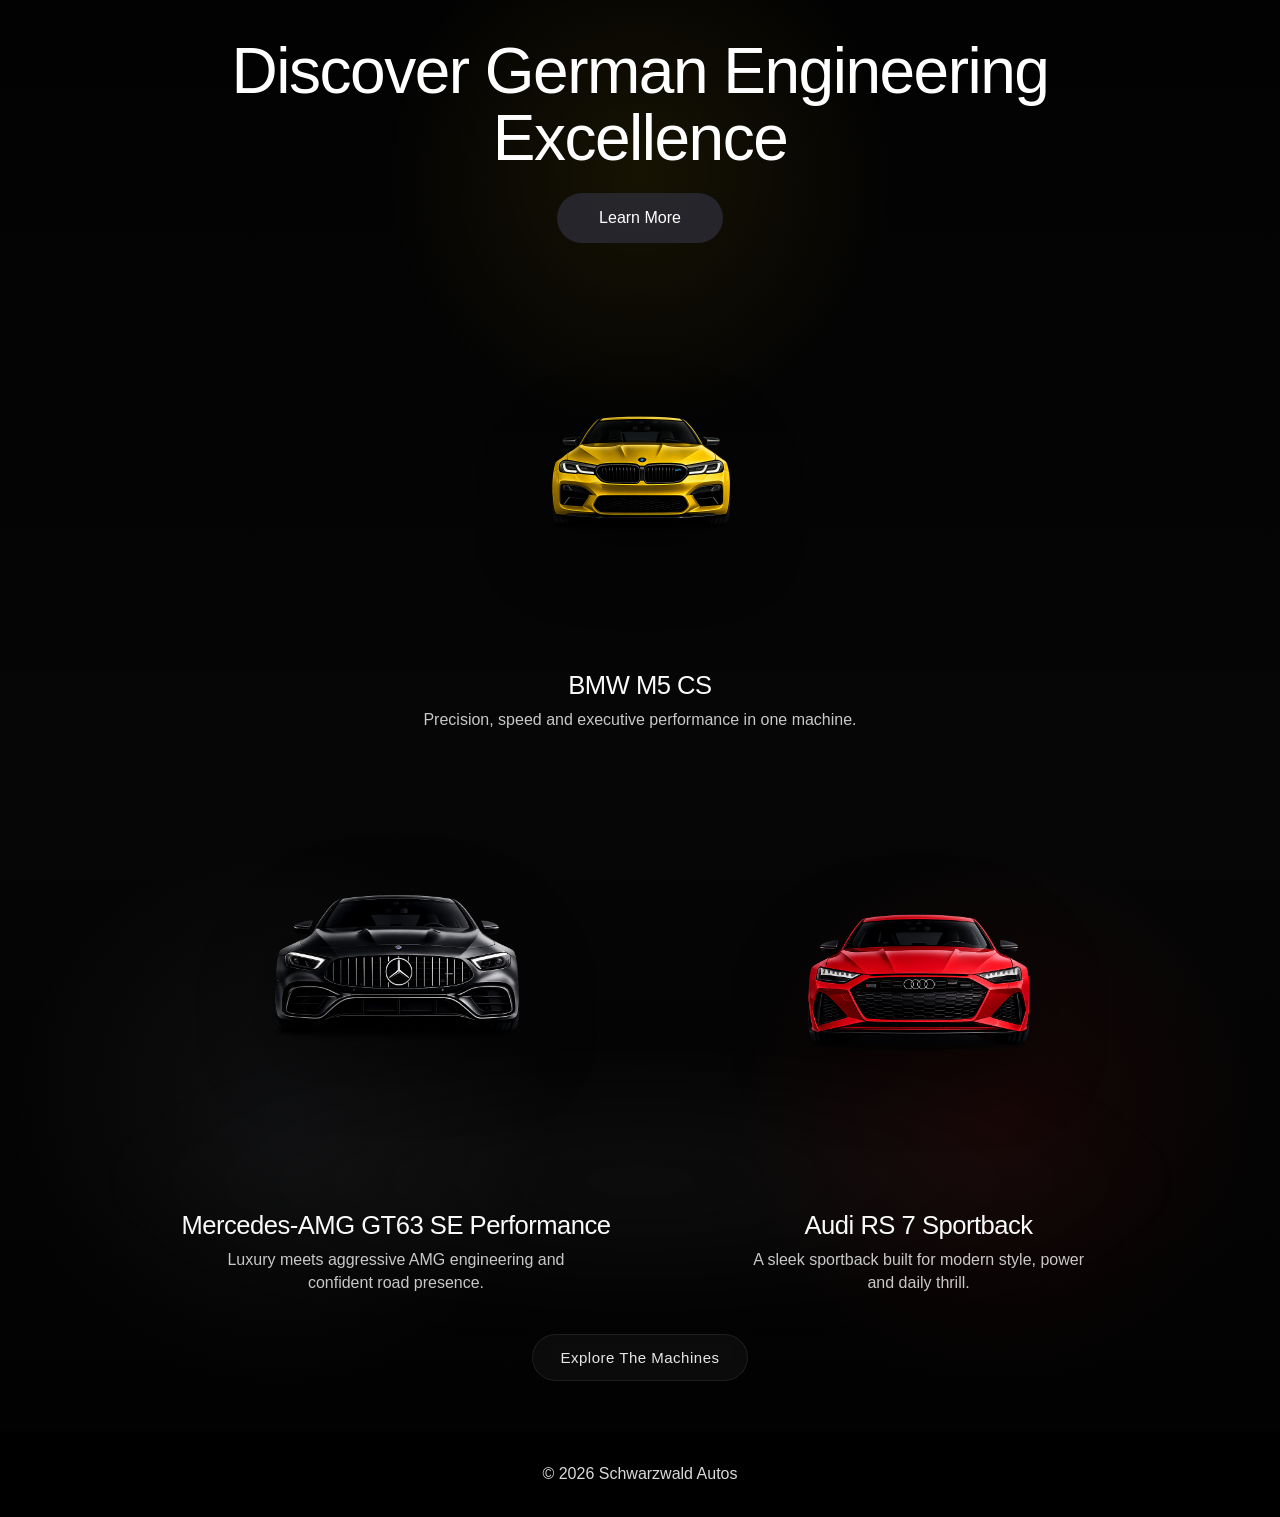
<file: index.html>
<!DOCTYPE html>
<html lang="en">
<head>
    <meta charset="UTF-8">
    <meta name="viewport" content="width=device-width, initial-scale=1.0">
    <title>German Machines</title>
    <link rel="stylesheet" href="index.css">
</head>
<body>

    <section class="hero">
        <div class="hero-top">
            <h1>Discover German Engineering Excellence</h1>
            <a href="about.html" class="btn">Learn More</a>
        </div>

        <div class="cars-layout">
            <div class="car-block bmw-block">
                <img src="images/m51.png" alt="BMW M5 CS" class="car bmw">
                <h3 class="car-name">BMW M5 CS</h3>
                <p class="car-copy">Precision, speed and executive performance in one machine.</p>
            </div>

            <div class="bottom-row">
                <div class="car-block merc-block">
                    <img src="images/merc51.png" alt="Mercedes-AMG GT63 SE Performance" class="car merc">
                    <h3 class="car-name">Mercedes-AMG GT63 SE Performance</h3>
                    <p class="car-copy">Luxury meets aggressive AMG engineering and confident road presence.</p>
                </div>

                <div class="car-block audi-block">
                    <img src="images/audi51.png" alt="Audi RS 7 Sportback" class="car audi">
                    <h3 class="car-name">Audi RS 7 Sportback</h3>
                    <p class="car-copy">A sleek sportback built for modern style, power and daily thrill.</p>
                </div>
            </div>
        </div>

        <a href="home.html" class="main-btn">Explore The Machines</a>
    </section>

    <footer>
        <p>&copy; 2026 Schwarzwald Autos</p>
    </footer>

    <script src="index.js"></script>
</body>
</html>
</file>
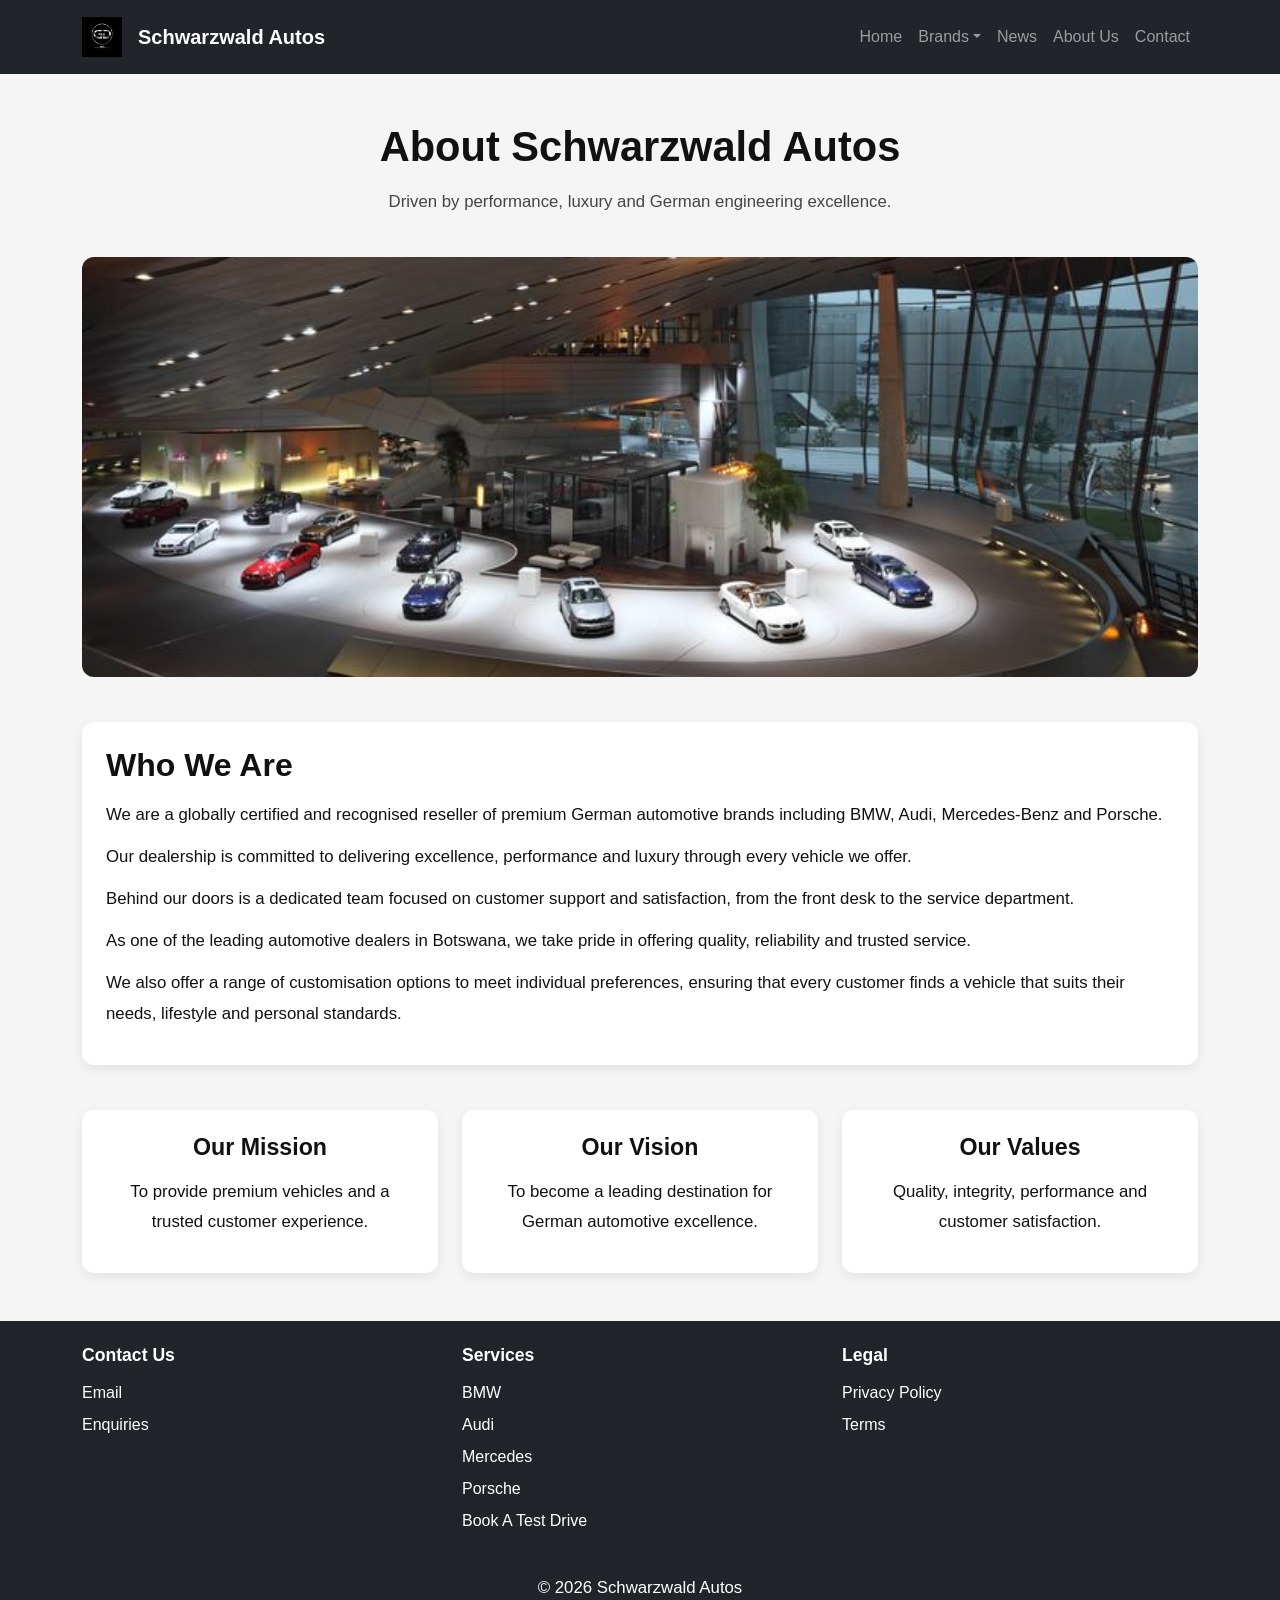
<file: about.html>
<!DOCTYPE html>
<html lang="en">
<head>
    <meta charset="UTF-8">
    <meta name="viewport" content="width=device-width, initial-scale=1.0">
    <title>Schwarzwald Autos</title>
    <link href="https://cdn.jsdelivr.net/npm/bootstrap@5.3.0/dist/css/bootstrap.min.css" rel="stylesheet">
    <link rel="stylesheet" href="main.css">
</head>
<body>
<header>
    <nav class="navbar navbar-expand-lg navbar-dark bg-dark">
        <div class="container">
            <a class="navbar-brand" href="index.html">
                <img src="images/Chrome emblem with “GD” monogram.png" alt="Schwarzwald Autos logo" class="site-logo">
                <span>Schwarzwald Autos</span>
            </a>
            <button class="navbar-toggler" type="button" data-bs-toggle="collapse" data-bs-target="#navbarNav">
                <span class="navbar-toggler-icon"></span>
            </button>
            <div class="collapse navbar-collapse" id="navbarNav">
                <ul class="navbar-nav ms-auto">
                    <li class="nav-item"><a class="nav-link" href="home.html">Home</a></li>
                    <li class="nav-item dropdown">
                        <a class="nav-link dropdown-toggle" href="#" data-bs-toggle="dropdown">Brands</a>
                        <ul class="dropdown-menu">
                            <li><a class="dropdown-item" href="bmw.html">BMW</a></li>
                            <li><a class="dropdown-item" href="audi.html">Audi</a></li>
                            <li><a class="dropdown-item" href="mercedes.html">Mercedes</a></li>
                            <li><a class="dropdown-item" href="porsche.html">Porsche</a></li>
                        </ul>
                    </li>
                    <li class="nav-item"><a class="nav-link" href="news.html">News</a></li>
                    <li class="nav-item"><a class="nav-link" href="about.html">About Us</a></li>
                    <li class="nav-item"><a class="nav-link" href="contact.html">Contact</a></li>
                </ul>
            </div>
        </div>
    </nav>
</header>

<main class="container my-5">
    <section class="page-intro">
        <h1>About Schwarzwald Autos</h1>
        <p>Driven by performance, luxury and German engineering excellence.</p>
    </section>

    <section>
        <img src="images/Munich-BMW Welt.jpeg" alt="Schwarzwald Autos showroom" class="about-image">
    </section>

    <section class="content-box">
        <h2>Who We Are</h2>
        <p>We are a globally certified and recognised reseller of premium German automotive brands including BMW, Audi, Mercedes-Benz and Porsche.</p>
        <p>Our dealership is committed to delivering excellence, performance and luxury through every vehicle we offer.</p>
        <p>Behind our doors is a dedicated team focused on customer support and satisfaction, from the front desk to the service department.</p>
        <p>As one of the leading automotive dealers in Botswana, we take pride in offering quality, reliability and trusted service.</p>
        <p>We also offer a range of customisation options to meet individual preferences, ensuring that every customer finds a vehicle that suits their needs, lifestyle and personal standards.</p>
    </section>

    <section class="row g-4">
        <div class="col-md-4">
            <div class="mission-box">
                <h3>Our Mission</h3>
                <p>To provide premium vehicles and a trusted customer experience.</p>
            </div>
        </div>
        <div class="col-md-4">
            <div class="mission-box">
                <h3>Our Vision</h3>
                <p>To become a leading destination for German automotive excellence.</p>
            </div>
        </div>
        <div class="col-md-4">
            <div class="mission-box">
                <h3>Our Values</h3>
                <p>Quality, integrity, performance and customer satisfaction.</p>
            </div>
        </div>
    </section>
</main>

<footer class="bg-dark text-white mt-5">
    <div class="container py-4">
        <div class="row">
            <div class="col-md-4">
                <h5>Contact Us</h5>
                <ul class="list-unstyled">
                    <li><a href="contact.html" class="text-white">Email</a></li>
                    <li><a href="contact.html" class="text-white">Enquiries</a></li>
                </ul>
            </div>
            <div class="col-md-4">
                <h5>Services</h5>
                <ul class="list-unstyled">
                    <li><a href="bmw.html" class="text-white">BMW</a></li>
                    <li><a href="audi.html" class="text-white">Audi</a></li>
                    <li><a href="mercedes.html" class="text-white">Mercedes</a></li>
                    <li><a href="porsche.html" class="text-white">Porsche</a></li>
                    <li><a href="contact.html" class="text-white">Book A Test Drive</a></li>
                </ul>
            </div>
            <div class="col-md-4">
                <h5>Legal</h5>
                <ul class="list-unstyled">
                    <li><a href="#" class="text-white">Privacy Policy</a></li>
                    <li><a href="#" class="text-white">Terms</a></li>
                </ul>
            </div>
        </div>
    </div>
    <div class="text-center pb-3">
        <p>&copy; 2026 Schwarzwald Autos</p>
    </div>
</footer>

<script src="https://cdn.jsdelivr.net/npm/bootstrap@5.3.0/dist/js/bootstrap.bundle.min.js"></script>
</body>
</html>
</file>
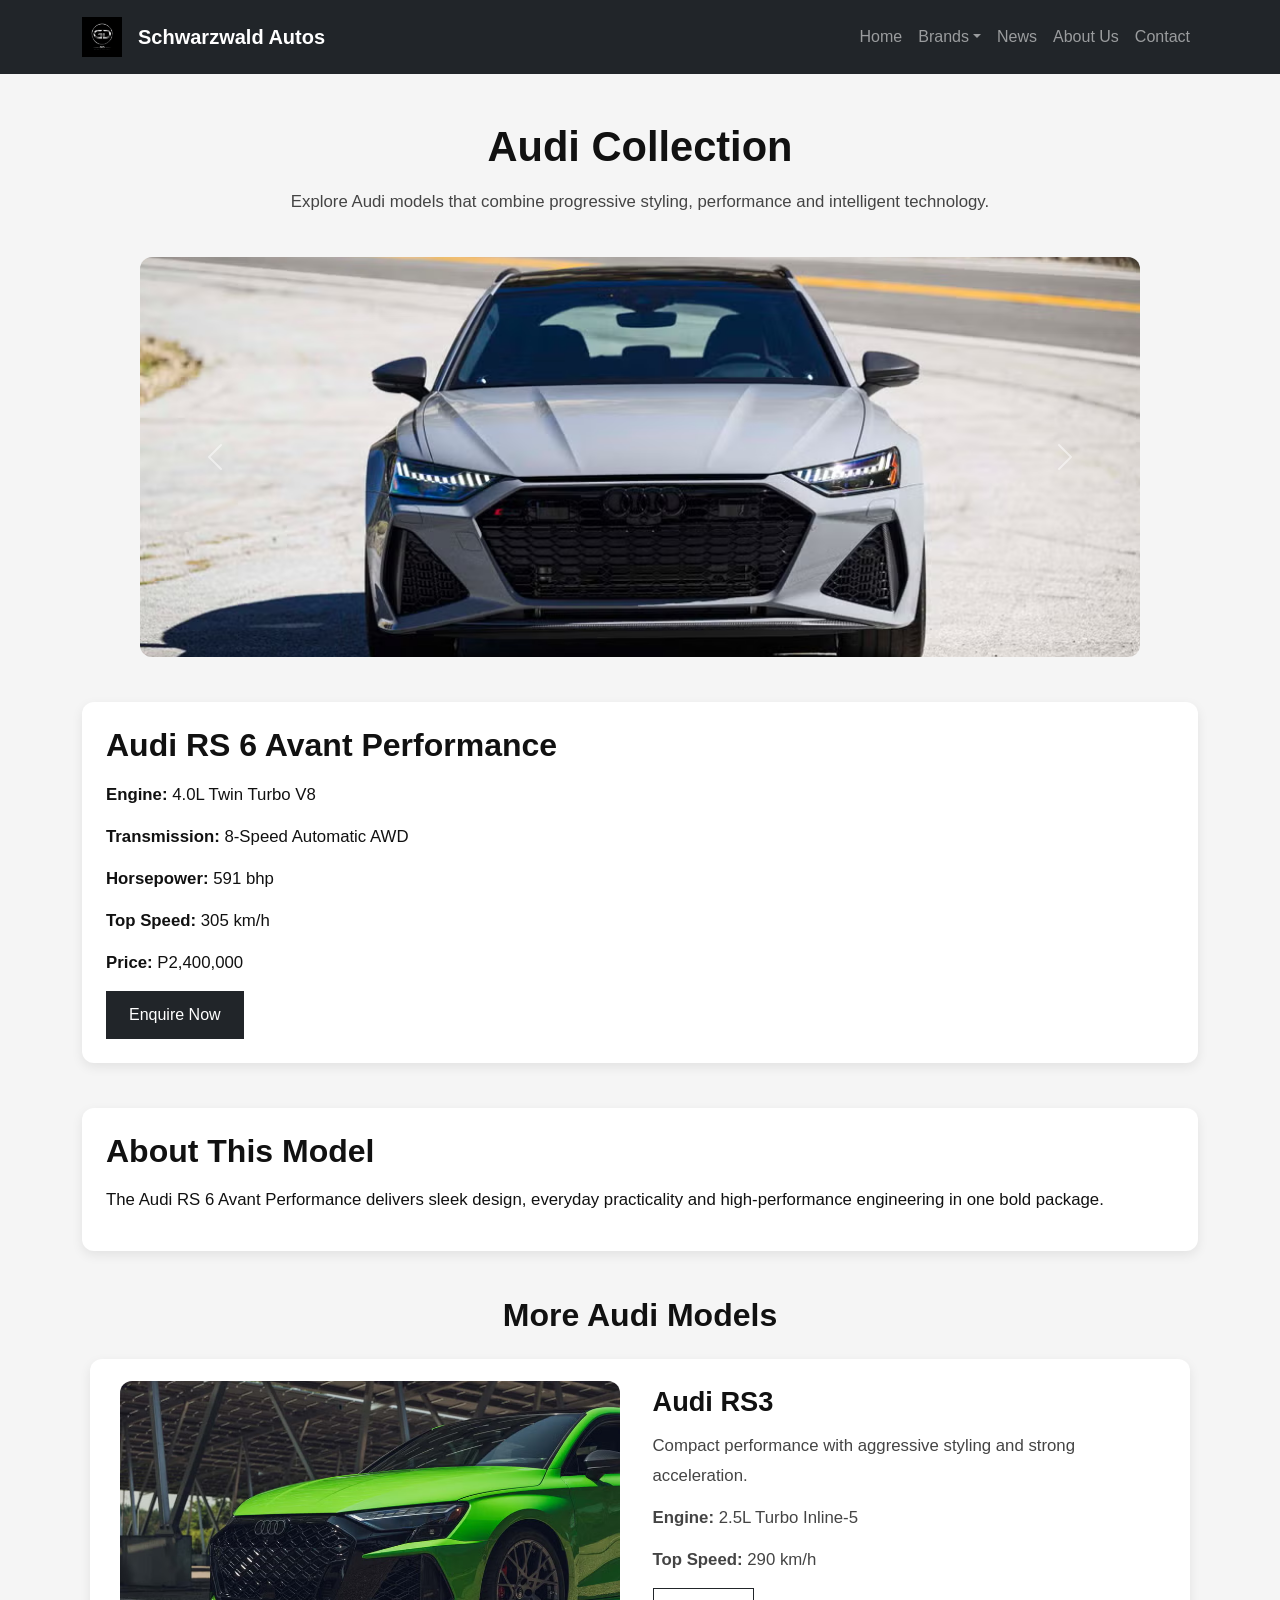
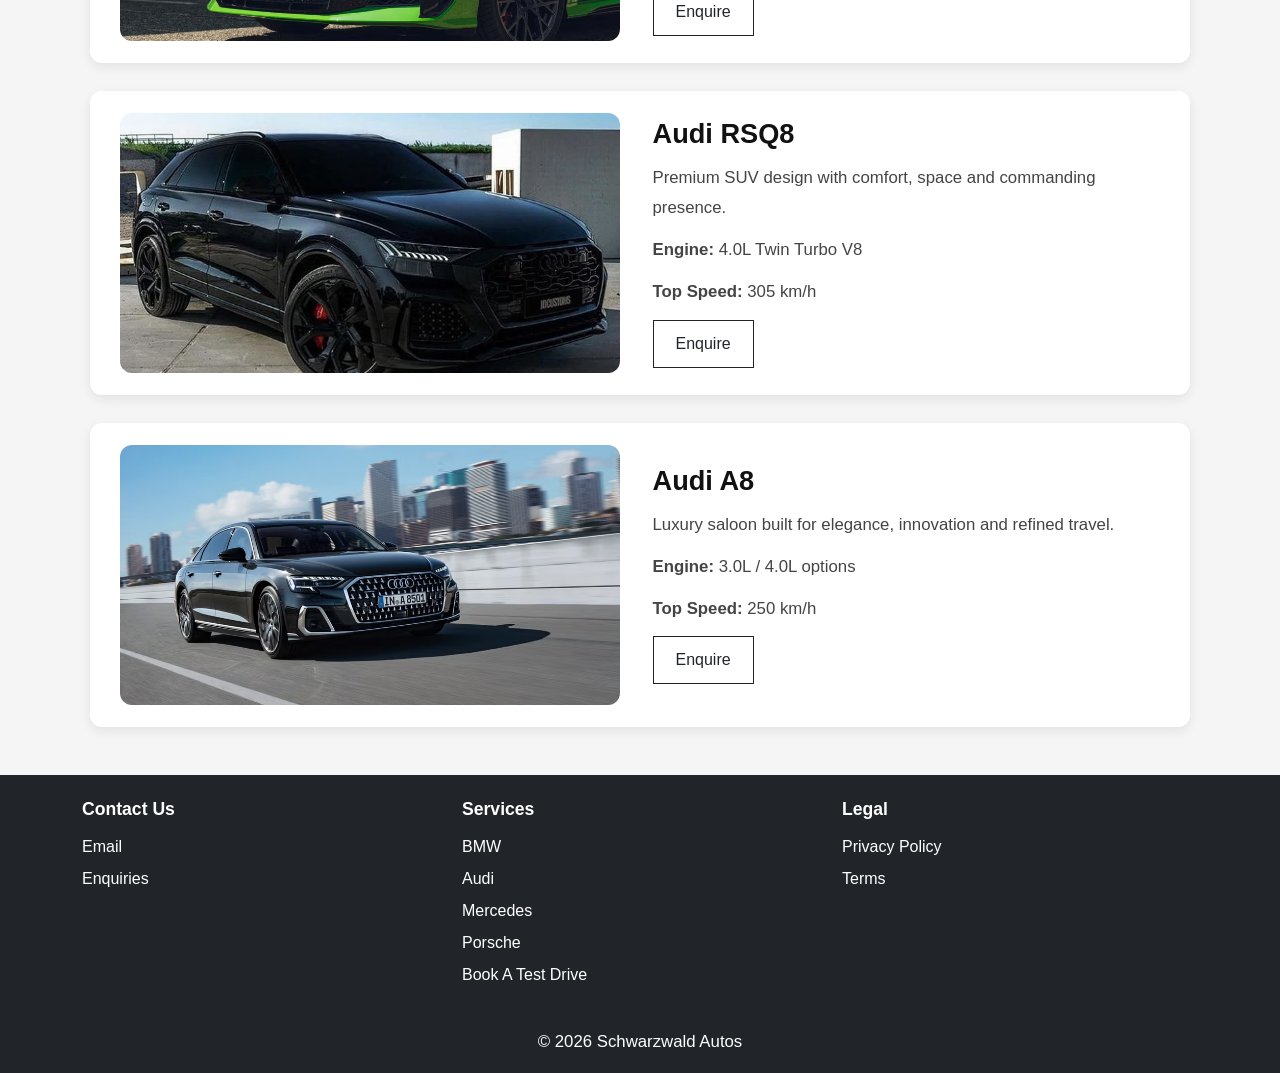
<file: audi.html>
<!DOCTYPE html>
<html lang="en">
<head>
    <meta charset="UTF-8">
    <meta name="viewport" content="width=device-width, initial-scale=1.0">
    <title>Schwarzwald Autos</title>
    <link href="https://cdn.jsdelivr.net/npm/bootstrap@5.3.0/dist/css/bootstrap.min.css" rel="stylesheet">
    <link rel="stylesheet" href="main.css">
</head>
<body>
<header>
    <nav class="navbar navbar-expand-lg navbar-dark bg-dark">
        <div class="container">
            <a class="navbar-brand" href="index.html">
                <img src="images/Chrome emblem with “GD” monogram.png" alt="Schwarzwald Autos logo" class="site-logo">
                <span>Schwarzwald Autos</span>
            </a>
            <button class="navbar-toggler" type="button" data-bs-toggle="collapse" data-bs-target="#navbarNav">
                <span class="navbar-toggler-icon"></span>
            </button>
            <div class="collapse navbar-collapse" id="navbarNav">
                <ul class="navbar-nav ms-auto">
                    <li class="nav-item"><a class="nav-link" href="home.html">Home</a></li>
                    <li class="nav-item dropdown">
                        <a class="nav-link dropdown-toggle" href="#" data-bs-toggle="dropdown">Brands</a>
                        <ul class="dropdown-menu">
                            <li><a class="dropdown-item" href="bmw.html">BMW</a></li>
                            <li><a class="dropdown-item" href="audi.html">Audi</a></li>
                            <li><a class="dropdown-item" href="mercedes.html">Mercedes</a></li>
                            <li><a class="dropdown-item" href="porsche.html">Porsche</a></li>
                        </ul>
                    </li>
                    <li class="nav-item"><a class="nav-link" href="news.html">News</a></li>
                    <li class="nav-item"><a class="nav-link" href="about.html">About Us</a></li>
                    <li class="nav-item"><a class="nav-link" href="contact.html">Contact</a></li>
                </ul>
            </div>
        </div>
    </nav>
</header>

<main class="container my-5">
    <section class="brand-intro">
        <h1>Audi Collection</h1>
        <p>Explore Audi models that combine progressive styling, performance and intelligent technology.</p>
    </section>

    <section>
        <div id="audiCarousel" class="carousel slide" data-bs-ride="false">
            <div class="carousel-inner rounded">
                <div class="carousel-item active">
                    <img src="images/rs6front.avif" class="d-block w-100 brand-main-image" alt="Audi RS6 front">
                </div>
                <div class="carousel-item">
                    <img src="images/rs6interior.avif" class="d-block w-100 brand-main-image" alt="Audi RS6 interior">
                </div>
                <div class="carousel-item">
                    <img src="images/rs6side.avif" class="d-block w-100 brand-main-image" alt="Audi RS6 side">
                </div>
                <div class="carousel-item">
                    <img src="images/rs6rear.avif" class="d-block w-100 brand-main-image" alt="Audi RS6 rear">
                </div>
            </div>
            <button class="carousel-control-prev" type="button" data-bs-target="#audiCarousel" data-bs-slide="prev">
                <span class="carousel-control-prev-icon"></span>
            </button>
            <button class="carousel-control-next" type="button" data-bs-target="#audiCarousel" data-bs-slide="next">
                <span class="carousel-control-next-icon"></span>
            </button>
        </div>
    </section>

    <section class="specs-box">
        <h2>Audi RS 6 Avant Performance</h2>
        <p><strong>Engine:</strong> 4.0L Twin Turbo V8</p>
        <p><strong>Transmission:</strong> 8-Speed Automatic AWD</p>
        <p><strong>Horsepower:</strong> 591 bhp</p>
        <p><strong>Top Speed:</strong> 305 km/h</p>
        <p><strong>Price:</strong> P2,400,000</p>
        <a href="contact.html" class="btn btn-dark">Enquire Now</a>
    </section>

    <section class="content-box">
        <h2>About This Model</h2>
        <p>The Audi RS 6 Avant Performance delivers sleek design, everyday practicality and high-performance engineering in one bold package.</p>
    </section>

    <section>
        <h2 class="text-center mb-4">More Audi Models</h2>

        <div class="model-card-block">
            <img src="images/rs3.jpeg" alt="Audi RS3" class="sub-model-image">
            <div class="model-text">
                <h3>Audi RS3</h3>
                <p>Compact performance with aggressive styling and strong acceleration.</p>
                <p><strong>Engine:</strong> 2.5L Turbo Inline-5</p>
                <p><strong>Top Speed:</strong> 290 km/h</p>
                <a href="contact.html" class="btn btn-outline-dark">Enquire</a>
            </div>
        </div>

        <div class="model-card-block">
            <img src="images/Audi RSQ8.jpeg" alt="Audi RSQ8" class="sub-model-image">
            <div class="model-text">
                <h3>Audi RSQ8</h3>
                <p>Premium SUV design with comfort, space and commanding presence.</p>
                <p><strong>Engine:</strong> 4.0L Twin Turbo V8</p>
                <p><strong>Top Speed:</strong> 305 km/h</p>
                <a href="contact.html" class="btn btn-outline-dark">Enquire</a>
            </div>
        </div>

        <div class="model-card-block">
            <img src="images/a8.avif" alt="Audi A8" class="sub-model-image">
            <div class="model-text">
                <h3>Audi A8</h3>
                <p>Luxury saloon built for elegance, innovation and refined travel.</p>
                <p><strong>Engine:</strong> 3.0L / 4.0L options</p>
                <p><strong>Top Speed:</strong> 250 km/h</p>
                <a href="contact.html" class="btn btn-outline-dark">Enquire</a>
            </div>
        </div>
    </section>
</main>

<footer class="bg-dark text-white mt-5">
    <div class="container py-4">
        <div class="row">
            <div class="col-md-4">
                <h5>Contact Us</h5>
                <ul class="list-unstyled">
                    <li><a href="contact.html" class="text-white">Email</a></li>
                    <li><a href="contact.html" class="text-white">Enquiries</a></li>
                </ul>
            </div>
            <div class="col-md-4">
                <h5>Services</h5>
                <ul class="list-unstyled">
                    <li><a href="bmw.html" class="text-white">BMW</a></li>
                    <li><a href="audi.html" class="text-white">Audi</a></li>
                    <li><a href="mercedes.html" class="text-white">Mercedes</a></li>
                    <li><a href="porsche.html" class="text-white">Porsche</a></li>
                    <li><a href="contact.html" class="text-white">Book A Test Drive</a></li>
                </ul>
            </div>
            <div class="col-md-4">
                <h5>Legal</h5>
                <ul class="list-unstyled">
                    <li><a href="#" class="text-white">Privacy Policy</a></li>
                    <li><a href="#" class="text-white">Terms</a></li>
                </ul>
            </div>
        </div>
    </div>
    <div class="text-center pb-3">
        <p>&copy; 2026 Schwarzwald Autos</p>
    </div>
</footer>

<script src="https://cdn.jsdelivr.net/npm/bootstrap@5.3.0/dist/js/bootstrap.bundle.min.js"></script>
</body>
</html>
</file>
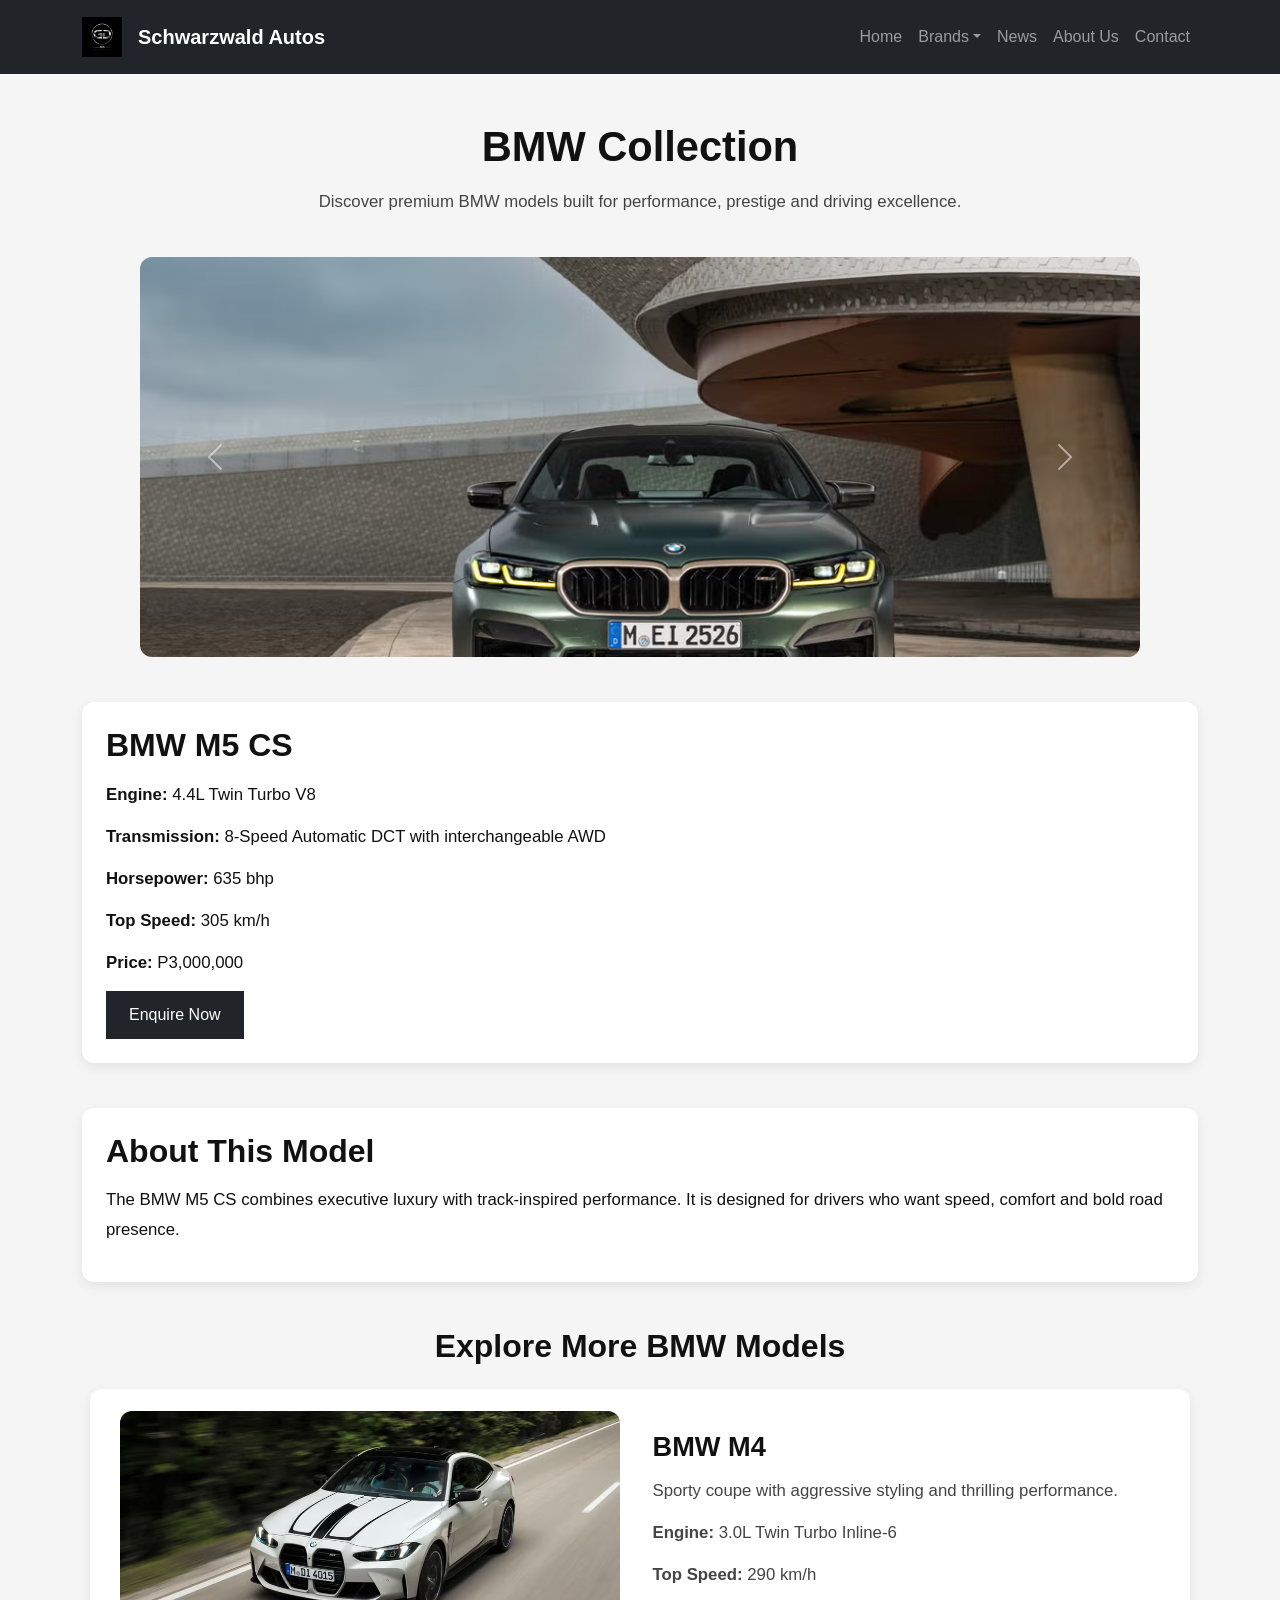
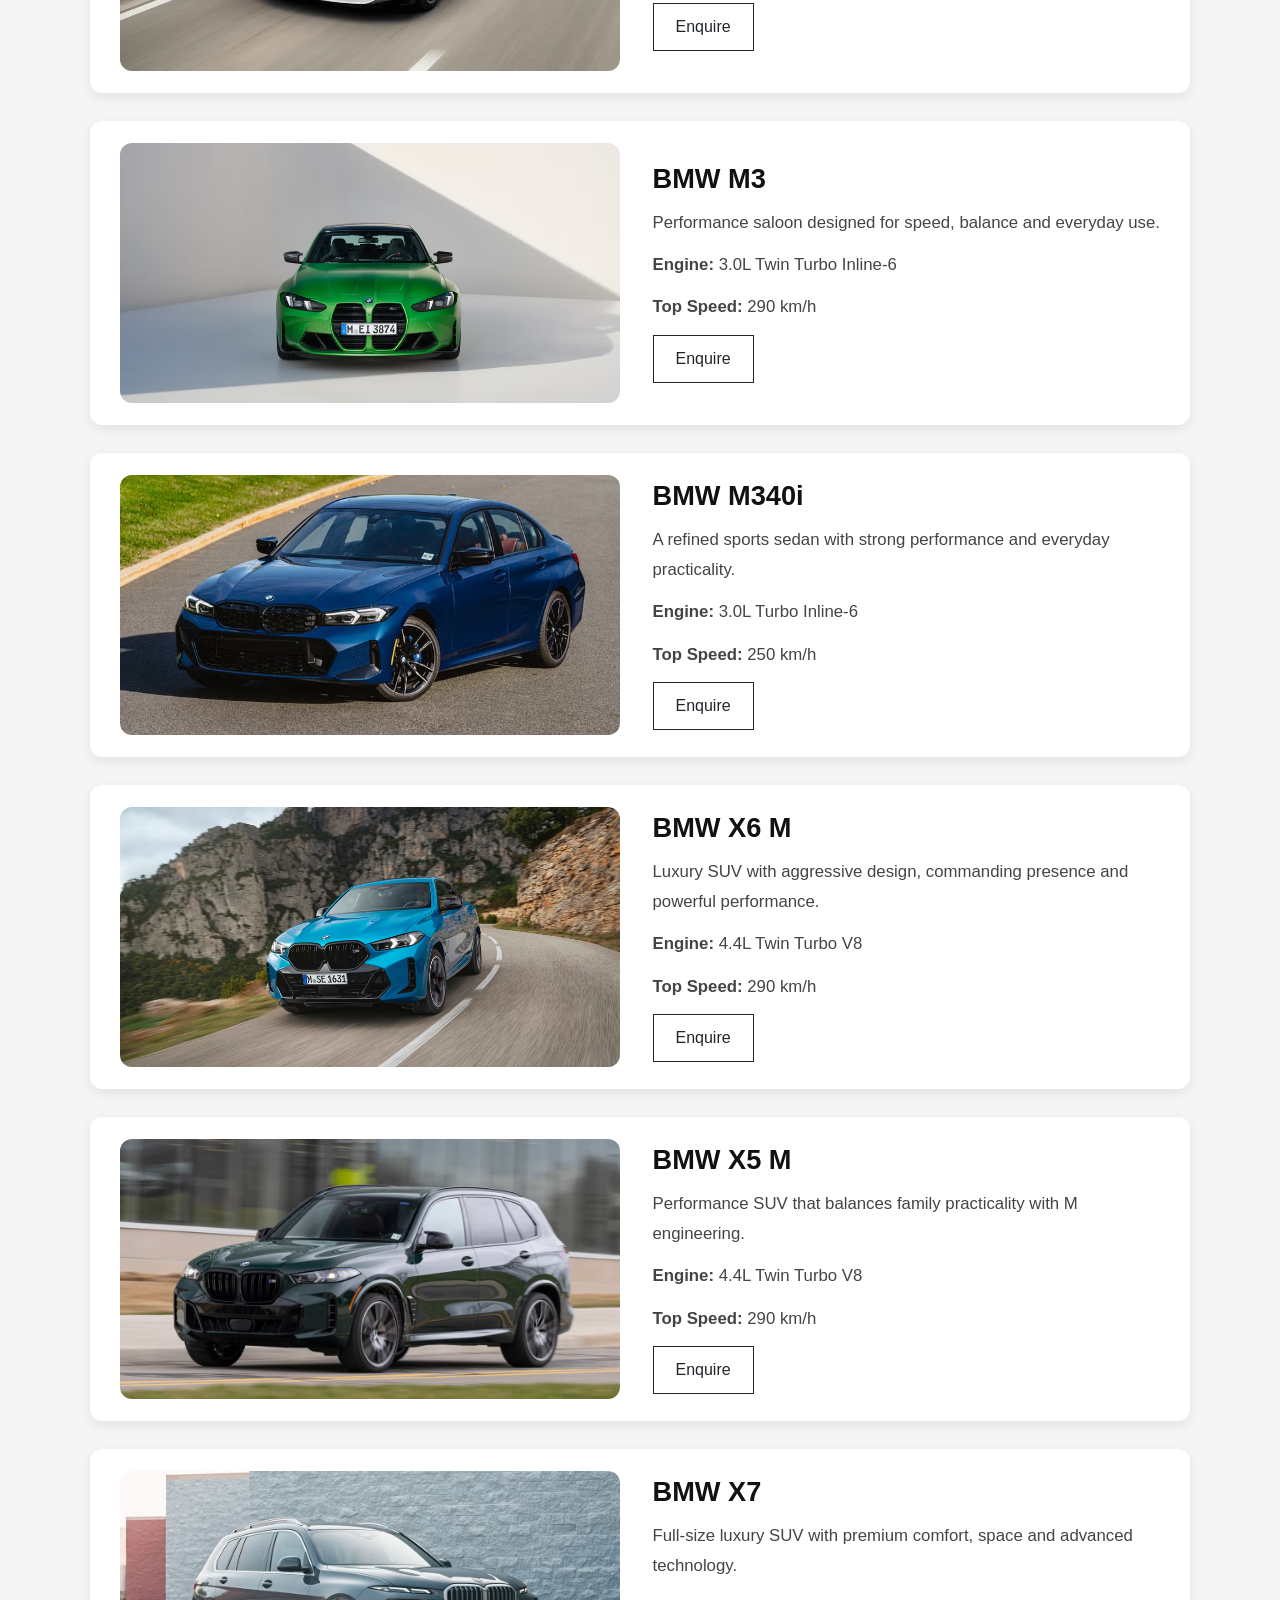
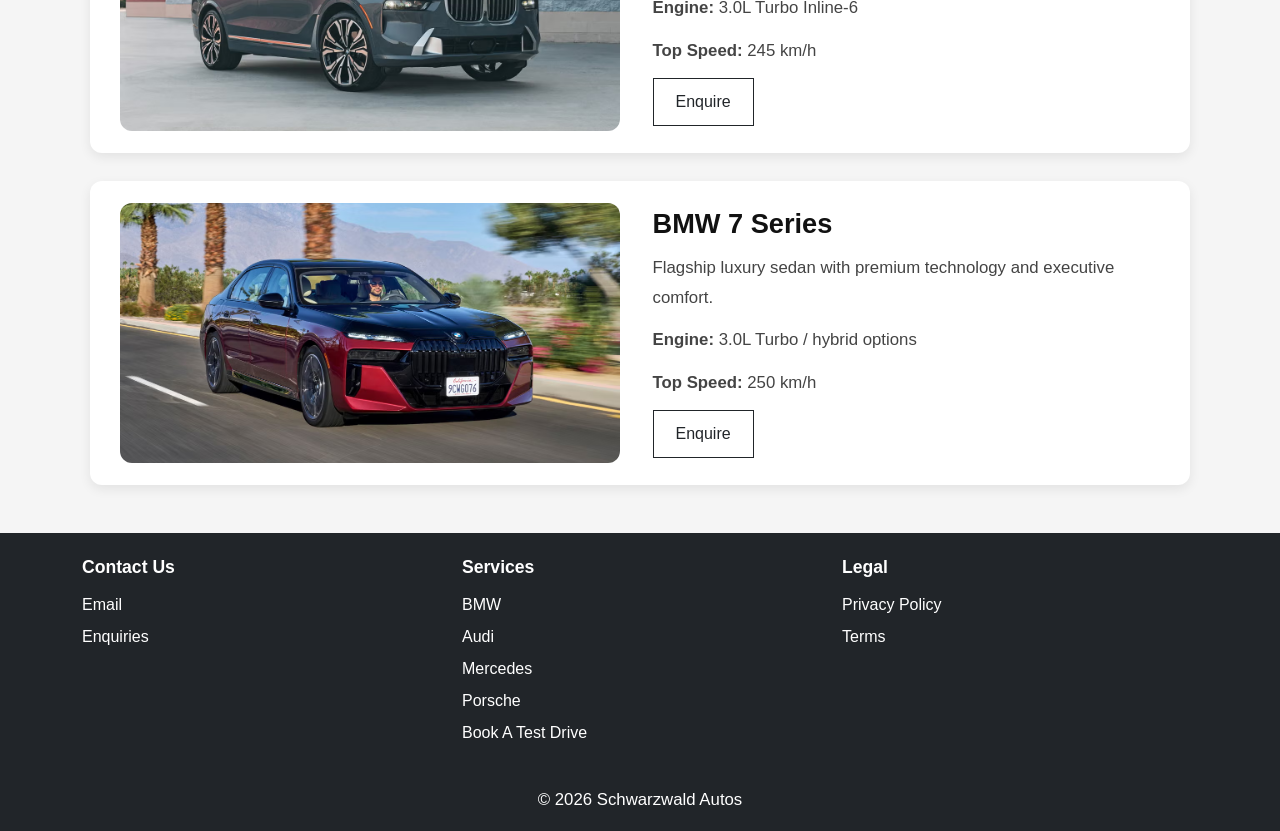
<file: bmw.html>
<!DOCTYPE html>
<html lang="en">
<head>
    <meta charset="UTF-8">
    <meta name="viewport" content="width=device-width, initial-scale=1.0">
    <title>Schwarzwald Autos</title>
    <link href="https://cdn.jsdelivr.net/npm/bootstrap@5.3.0/dist/css/bootstrap.min.css" rel="stylesheet">
    <link rel="stylesheet" href="main.css">
</head>
<body>
<header>
    <nav class="navbar navbar-expand-lg navbar-dark bg-dark">
        <div class="container">
            <a class="navbar-brand" href="index.html">
                <img src="images/Chrome emblem with “GD” monogram.png" alt="Schwarzwald Autos logo" class="site-logo">
                <span>Schwarzwald Autos</span>
            </a>
            <button class="navbar-toggler" type="button" data-bs-toggle="collapse" data-bs-target="#navbarNav">
                <span class="navbar-toggler-icon"></span>
            </button>
            <div class="collapse navbar-collapse" id="navbarNav">
                <ul class="navbar-nav ms-auto">
                    <li class="nav-item"><a class="nav-link" href="home.html">Home</a></li>
                    <li class="nav-item dropdown">
                        <a class="nav-link dropdown-toggle" href="#" data-bs-toggle="dropdown">Brands</a>
                        <ul class="dropdown-menu">
                            <li><a class="dropdown-item" href="bmw.html">BMW</a></li>
                            <li><a class="dropdown-item" href="audi.html">Audi</a></li>
                            <li><a class="dropdown-item" href="mercedes.html">Mercedes</a></li>
                            <li><a class="dropdown-item" href="porsche.html">Porsche</a></li>
                        </ul>
                    </li>
                    <li class="nav-item"><a class="nav-link" href="news.html">News</a></li>
                    <li class="nav-item"><a class="nav-link" href="about.html">About Us</a></li>
                    <li class="nav-item"><a class="nav-link" href="contact.html">Contact</a></li>
                </ul>
            </div>
        </div>
    </nav>
</header>

<main class="container my-5">
    <section class="brand-intro">
        <h1>BMW Collection</h1>
        <p>Discover premium BMW models built for performance, prestige and driving excellence.</p>
    </section>

    <section>
        <div id="bmwCarousel" class="carousel slide" data-bs-ride="false">
            <div class="carousel-inner rounded">
                <div class="carousel-item active">
                    <img src="images/m5cs.avif" class="d-block w-100 brand-main-image" alt="BMW M5 front">
                </div>
                <div class="carousel-item">
                    <img src="images/m5cs engine.avif" class="d-block w-100 brand-main-image" alt="BMW M5 engine">
                </div>
                <div class="carousel-item">
                    <img src="images/m5csinterior.avif" class="d-block w-100 brand-main-image" alt="BMW M5 interior">
                </div>
                <div class="carousel-item">
                    <img src="images/m5csrear.avif" class="d-block w-100 brand-main-image" alt="BMW M5 rear">
                </div>
            </div>
            <button class="carousel-control-prev" type="button" data-bs-target="#bmwCarousel" data-bs-slide="prev">
                <span class="carousel-control-prev-icon"></span>
            </button>
            <button class="carousel-control-next" type="button" data-bs-target="#bmwCarousel" data-bs-slide="next">
                <span class="carousel-control-next-icon"></span>
            </button>
        </div>
    </section>

    <section class="specs-box">
        <h2>BMW M5 CS</h2>
        <p><strong>Engine:</strong> 4.4L Twin Turbo V8</p>
        <p><strong>Transmission:</strong> 8-Speed Automatic DCT with interchangeable AWD</p>
        <p><strong>Horsepower:</strong> 635 bhp</p>
        <p><strong>Top Speed:</strong> 305 km/h</p>
        <p><strong>Price:</strong> P3,000,000</p>
        <a href="contact.html" class="btn btn-dark">Enquire Now</a>
    </section>

    <section class="content-box">
        <h2>About This Model</h2>
        <p>The BMW M5 CS combines executive luxury with track-inspired performance. It is designed for drivers who want speed, comfort and bold road presence.</p>
    </section>

    <section>
        <h2 class="text-center mb-4">Explore More BMW Models</h2>

        <div class="model-card-block">
            <img src="images/m4.avif" alt="BMW M4" class="sub-model-image">
            <div class="model-text">
                <h3>BMW M4</h3>
                <p>Sporty coupe with aggressive styling and thrilling performance.</p>
                <p><strong>Engine:</strong> 3.0L Twin Turbo Inline-6</p>
                <p><strong>Top Speed:</strong> 290 km/h</p>
                <a href="contact.html" class="btn btn-outline-dark">Enquire</a>
            </div>
        </div>

        <div class="model-card-block">
            <img src="images/m3.avif" alt="BMW M3" class="sub-model-image">
            <div class="model-text">
                <h3>BMW M3</h3>
                <p>Performance saloon designed for speed, balance and everyday use.</p>
                <p><strong>Engine:</strong> 3.0L Twin Turbo Inline-6</p>
                <p><strong>Top Speed:</strong> 290 km/h</p>
                <a href="contact.html" class="btn btn-outline-dark">Enquire</a>
            </div>
        </div>

        <div class="model-card-block">
            <img src="images/m340i.avif" alt="BMW M340i" class="sub-model-image">
            <div class="model-text">
                <h3>BMW M340i</h3>
                <p>A refined sports sedan with strong performance and everyday practicality.</p>
                <p><strong>Engine:</strong> 3.0L Turbo Inline-6</p>
                <p><strong>Top Speed:</strong> 250 km/h</p>
                <a href="contact.html" class="btn btn-outline-dark">Enquire</a>
            </div>
        </div>

        <div class="model-card-block">
            <img src="images/x6m.avif" alt="BMW X6 M" class="sub-model-image">
            <div class="model-text">
                <h3>BMW X6 M</h3>
                <p>Luxury SUV with aggressive design, commanding presence and powerful performance.</p>
                <p><strong>Engine:</strong> 4.4L Twin Turbo V8</p>
                <p><strong>Top Speed:</strong> 290 km/h</p>
                <a href="contact.html" class="btn btn-outline-dark">Enquire</a>
            </div>
        </div>

        <div class="model-card-block">
            <img src="images/x5m.avif" alt="BMW X5 M" class="sub-model-image">
            <div class="model-text">
                <h3>BMW X5 M</h3>
                <p>Performance SUV that balances family practicality with M engineering.</p>
                <p><strong>Engine:</strong> 4.4L Twin Turbo V8</p>
                <p><strong>Top Speed:</strong> 290 km/h</p>
                <a href="contact.html" class="btn btn-outline-dark">Enquire</a>
            </div>
        </div>

        <div class="model-card-block">
            <img src="images/x7.avif" alt="BMW X7" class="sub-model-image">
            <div class="model-text">
                <h3>BMW X7</h3>
                <p>Full-size luxury SUV with premium comfort, space and advanced technology.</p>
                <p><strong>Engine:</strong> 3.0L Turbo Inline-6</p>
                <p><strong>Top Speed:</strong> 245 km/h</p>
                <a href="contact.html" class="btn btn-outline-dark">Enquire</a>
            </div>
        </div>

        <div class="model-card-block">
            <img src="images/7series2.avif" alt="BMW 7 Series" class="sub-model-image">
            <div class="model-text">
                <h3>BMW 7 Series</h3>
                <p>Flagship luxury sedan with premium technology and executive comfort.</p>
                <p><strong>Engine:</strong> 3.0L Turbo / hybrid options</p>
                <p><strong>Top Speed:</strong> 250 km/h</p>
                <a href="contact.html" class="btn btn-outline-dark">Enquire</a>
            </div>
        </div>
    </section>
</main>

<footer class="bg-dark text-white mt-5">
    <div class="container py-4">
        <div class="row">
            <div class="col-md-4">
                <h5>Contact Us</h5>
                <ul class="list-unstyled">
                    <li><a href="contact.html" class="text-white">Email</a></li>
                    <li><a href="contact.html" class="text-white">Enquiries</a></li>
                </ul>
            </div>
            <div class="col-md-4">
                <h5>Services</h5>
                <ul class="list-unstyled">
                    <li><a href="bmw.html" class="text-white">BMW</a></li>
                    <li><a href="audi.html" class="text-white">Audi</a></li>
                    <li><a href="mercedes.html" class="text-white">Mercedes</a></li>
                    <li><a href="porsche.html" class="text-white">Porsche</a></li>
                    <li><a href="contact.html" class="text-white">Book A Test Drive</a></li>
                </ul>
            </div>
            <div class="col-md-4">
                <h5>Legal</h5>
                <ul class="list-unstyled">
                    <li><a href="#" class="text-white">Privacy Policy</a></li>
                    <li><a href="#" class="text-white">Terms</a></li>
                </ul>
            </div>
        </div>
    </div>
    <div class="text-center pb-3">
        <p>&copy; 2026 Schwarzwald Autos</p>
    </div>
</footer>

<script src="https://cdn.jsdelivr.net/npm/bootstrap@5.3.0/dist/js/bootstrap.bundle.min.js"></script>
</body>
</html>
</file>
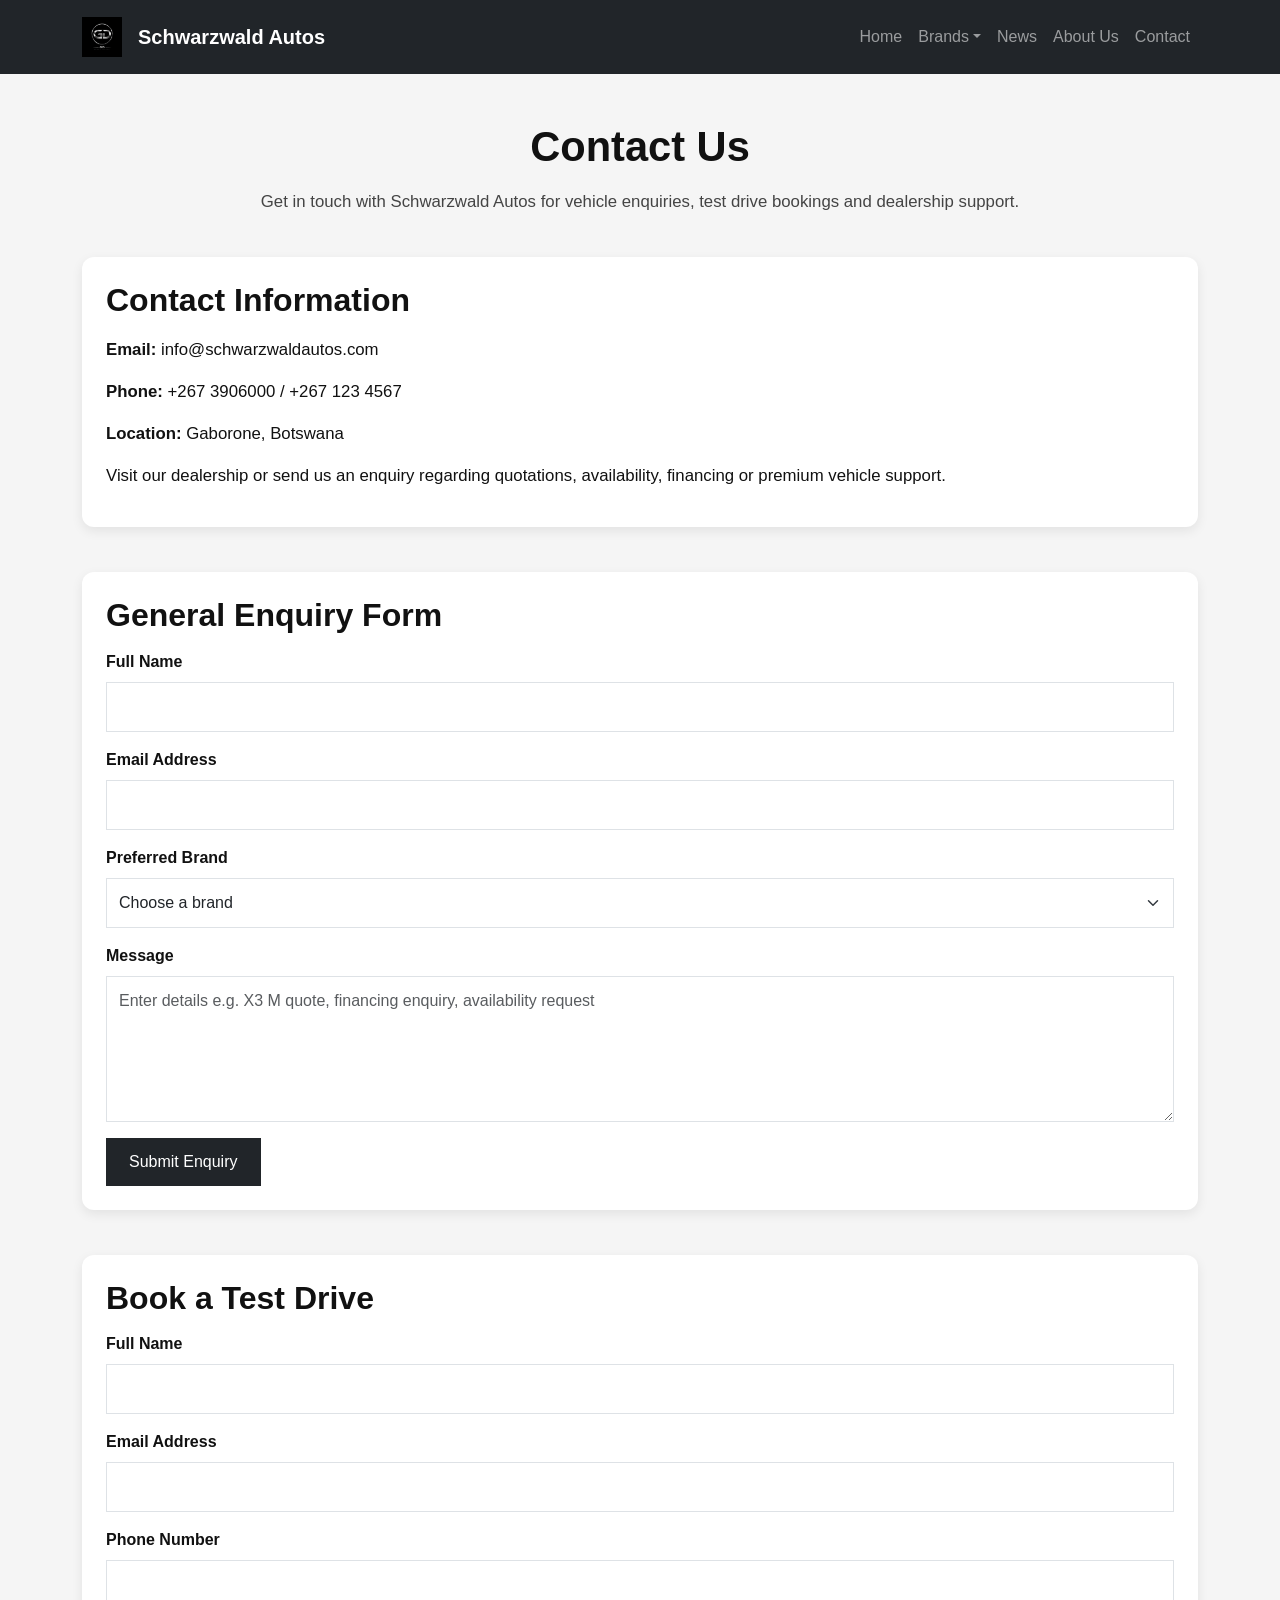
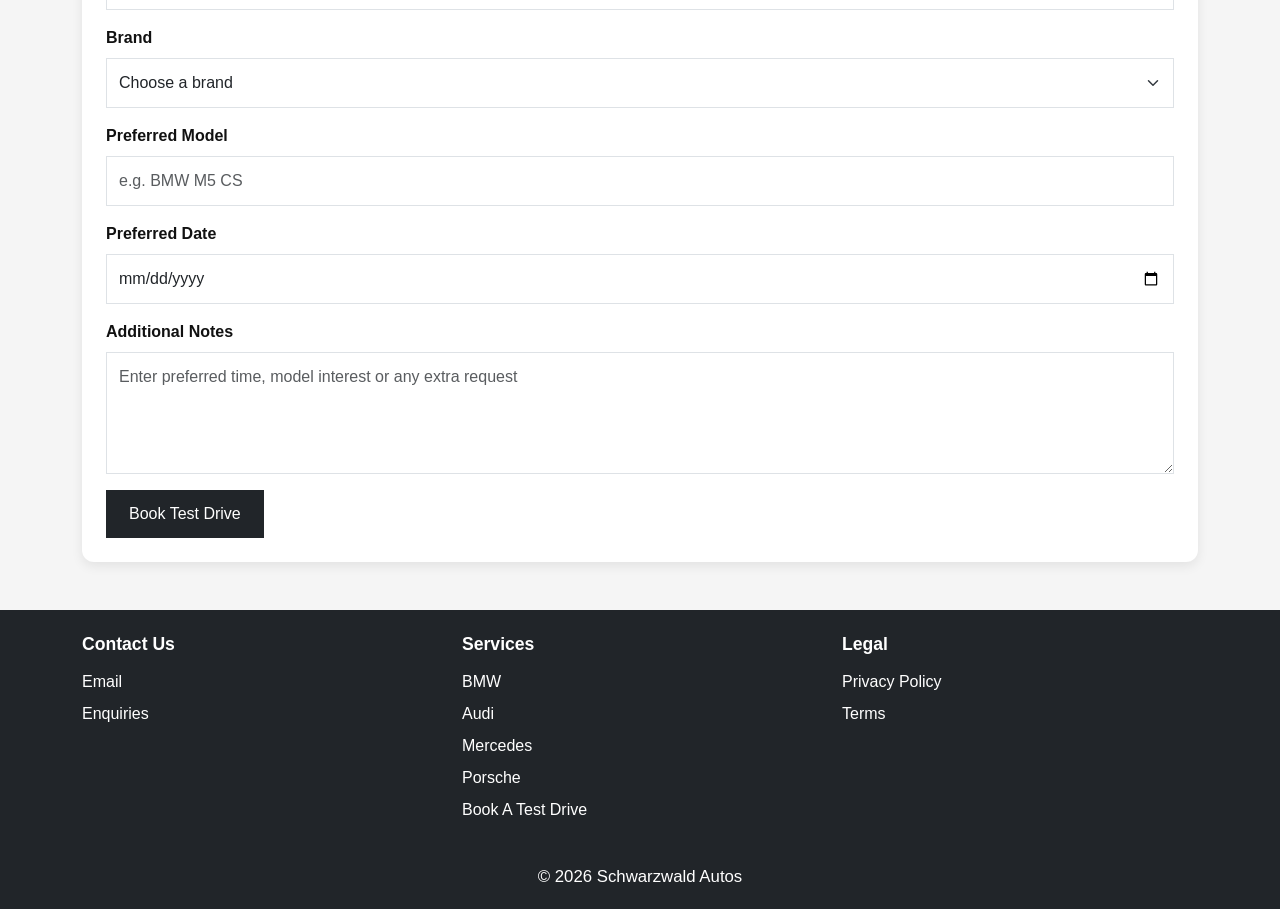
<file: contact.html>
<!DOCTYPE html>
<html lang="en">
<head>
    <meta charset="UTF-8">
    <meta name="viewport" content="width=device-width, initial-scale=1.0">
    <title>Schwarzwald Autos</title>
    <link href="https://cdn.jsdelivr.net/npm/bootstrap@5.3.0/dist/css/bootstrap.min.css" rel="stylesheet">
    <link rel="stylesheet" href="main.css">
</head>
<body>
<header>
    <nav class="navbar navbar-expand-lg navbar-dark bg-dark">
        <div class="container">
            <a class="navbar-brand" href="index.html">
                <img src="images/Chrome emblem with “GD” monogram.png" alt="Schwarzwald Autos logo" class="site-logo">
                <span>Schwarzwald Autos</span>
            </a>
            <button class="navbar-toggler" type="button" data-bs-toggle="collapse" data-bs-target="#navbarNav">
                <span class="navbar-toggler-icon"></span>
            </button>
            <div class="collapse navbar-collapse" id="navbarNav">
                <ul class="navbar-nav ms-auto">
                    <li class="nav-item"><a class="nav-link" href="home.html">Home</a></li>
                    <li class="nav-item dropdown">
                        <a class="nav-link dropdown-toggle" href="#" data-bs-toggle="dropdown">Brands</a>
                        <ul class="dropdown-menu">
                            <li><a class="dropdown-item" href="bmw.html">BMW</a></li>
                            <li><a class="dropdown-item" href="audi.html">Audi</a></li>
                            <li><a class="dropdown-item" href="mercedes.html">Mercedes</a></li>
                            <li><a class="dropdown-item" href="porsche.html">Porsche</a></li>
                        </ul>
                    </li>
                    <li class="nav-item"><a class="nav-link" href="news.html">News</a></li>
                    <li class="nav-item"><a class="nav-link" href="about.html">About Us</a></li>
                    <li class="nav-item"><a class="nav-link" href="contact.html">Contact</a></li>
                </ul>
            </div>
        </div>
    </nav>
</header>

<main class="container my-5">
    <section class="page-intro">
        <h1>Contact Us</h1>
        <p>Get in touch with Schwarzwald Autos for vehicle enquiries, test drive bookings and dealership support.</p>
    </section>

    <section class="info-box">
        <h2>Contact Information</h2>
        <p><strong>Email:</strong> info@schwarzwaldautos.com</p>
        <p><strong>Phone:</strong> +267 3906000 / +267 123 4567</p>
        <p><strong>Location:</strong> Gaborone, Botswana</p>
        <p>Visit our dealership or send us an enquiry regarding quotations, availability, financing or premium vehicle support.</p>
    </section>

    <section class="content-box">
        <h2>General Enquiry Form</h2>
        <form>
            <div class="mb-3">
                <label for="fullname" class="form-label">Full Name</label>
                <input type="text" class="form-control" id="fullname" required>
            </div>
            <div class="mb-3">
                <label for="email" class="form-label">Email Address</label>
                <input type="email" class="form-control" id="email" required>
            </div>
            <div class="mb-3">
                <label for="brand" class="form-label">Preferred Brand</label>
                <select class="form-select" id="brand" required>
                    <option value="">Choose a brand</option>
                    <option>BMW</option>
                    <option>Audi</option>
                    <option>Mercedes</option>
                    <option>Porsche</option>
                </select>
            </div>
            <div class="mb-3">
                <label for="message" class="form-label">Message</label>
                <textarea class="form-control" id="message" rows="5" placeholder="Enter details e.g. X3 M quote, financing enquiry, availability request" required></textarea>
            </div>
            <button type="submit" class="btn btn-dark">Submit Enquiry</button>
        </form>
    </section>

    <section class="content-box">
        <h2>Book a Test Drive</h2>
        <form>
            <div class="mb-3">
                <label for="td-name" class="form-label">Full Name</label>
                <input type="text" class="form-control" id="td-name" required>
            </div>
            <div class="mb-3">
                <label for="td-email" class="form-label">Email Address</label>
                <input type="email" class="form-control" id="td-email" required>
            </div>
            <div class="mb-3">
                <label for="td-phone" class="form-label">Phone Number</label>
                <input type="tel" class="form-control" id="td-phone" required>
            </div>
            <div class="mb-3">
                <label for="td-brand" class="form-label">Brand</label>
                <select class="form-select" id="td-brand" required>
                    <option value="">Choose a brand</option>
                    <option>BMW</option>
                    <option>Audi</option>
                    <option>Mercedes</option>
                    <option>Porsche</option>
                </select>
            </div>
            <div class="mb-3">
                <label for="td-model" class="form-label">Preferred Model</label>
                <input type="text" class="form-control" id="td-model" placeholder="e.g. BMW M5 CS" required>
            </div>
            <div class="mb-3">
                <label for="td-date" class="form-label">Preferred Date</label>
                <input type="date" class="form-control" id="td-date" required>
            </div>
            <div class="mb-3">
                <label for="td-message" class="form-label">Additional Notes</label>
                <textarea class="form-control" id="td-message" rows="4" placeholder="Enter preferred time, model interest or any extra request"></textarea>
            </div>
            <button type="submit" class="btn btn-dark">Book Test Drive</button>
        </form>
    </section>
</main>

<footer class="bg-dark text-white mt-5">
    <div class="container py-4">
        <div class="row">
            <div class="col-md-4">
                <h5>Contact Us</h5>
                <ul class="list-unstyled">
                    <li><a href="contact.html" class="text-white">Email</a></li>
                    <li><a href="contact.html" class="text-white">Enquiries</a></li>
                </ul>
            </div>
            <div class="col-md-4">
                <h5>Services</h5>
                <ul class="list-unstyled">
                    <li><a href="bmw.html" class="text-white">BMW</a></li>
                    <li><a href="audi.html" class="text-white">Audi</a></li>
                    <li><a href="mercedes.html" class="text-white">Mercedes</a></li>
                    <li><a href="porsche.html" class="text-white">Porsche</a></li>
                    <li><a href="contact.html" class="text-white">Book A Test Drive</a></li>
                </ul>
            </div>
            <div class="col-md-4">
                <h5>Legal</h5>
                <ul class="list-unstyled">
                    <li><a href="#" class="text-white">Privacy Policy</a></li>
                    <li><a href="#" class="text-white">Terms</a></li>
                </ul>
            </div>
        </div>
    </div>
    <div class="text-center pb-3">
        <p>&copy; 2026 Schwarzwald Autos</p>
    </div>
</footer>

<script src="https://cdn.jsdelivr.net/npm/bootstrap@5.3.0/dist/js/bootstrap.bundle.min.js"></script>
</body>
</html>
</file>
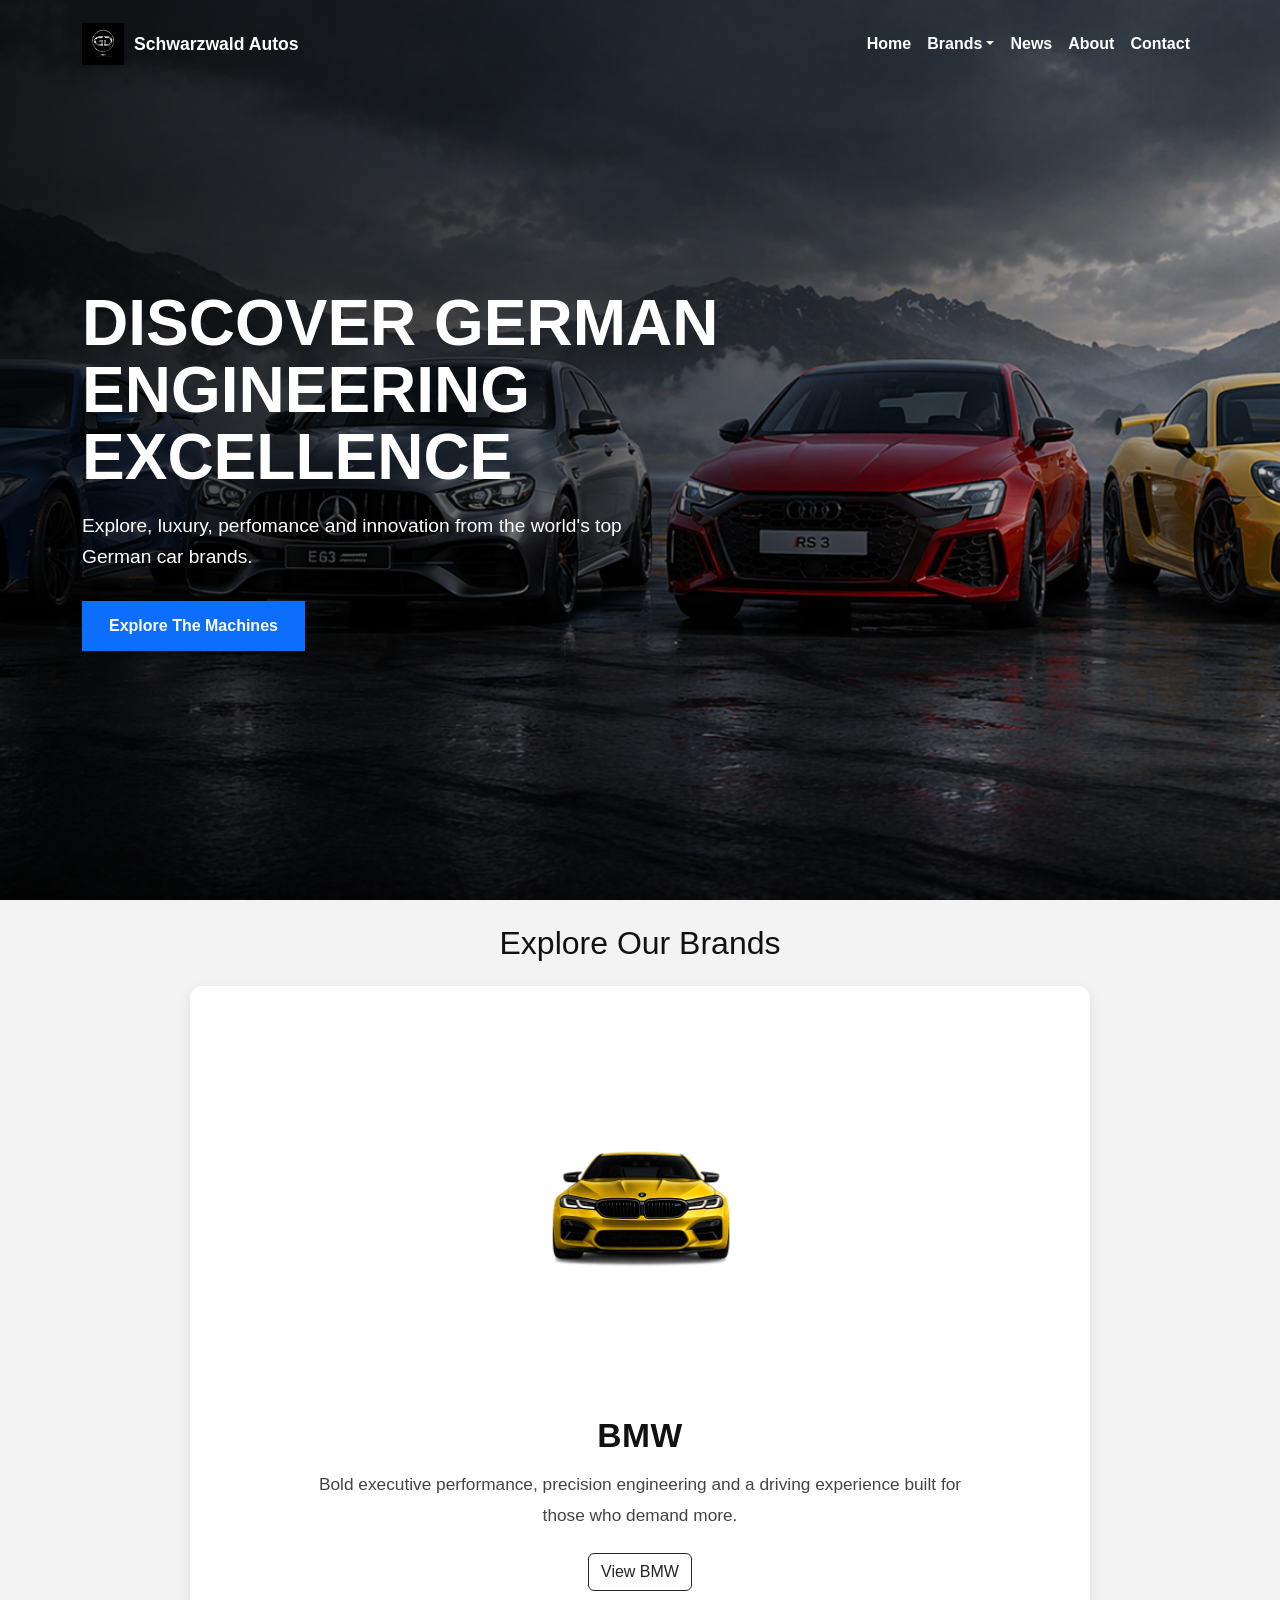
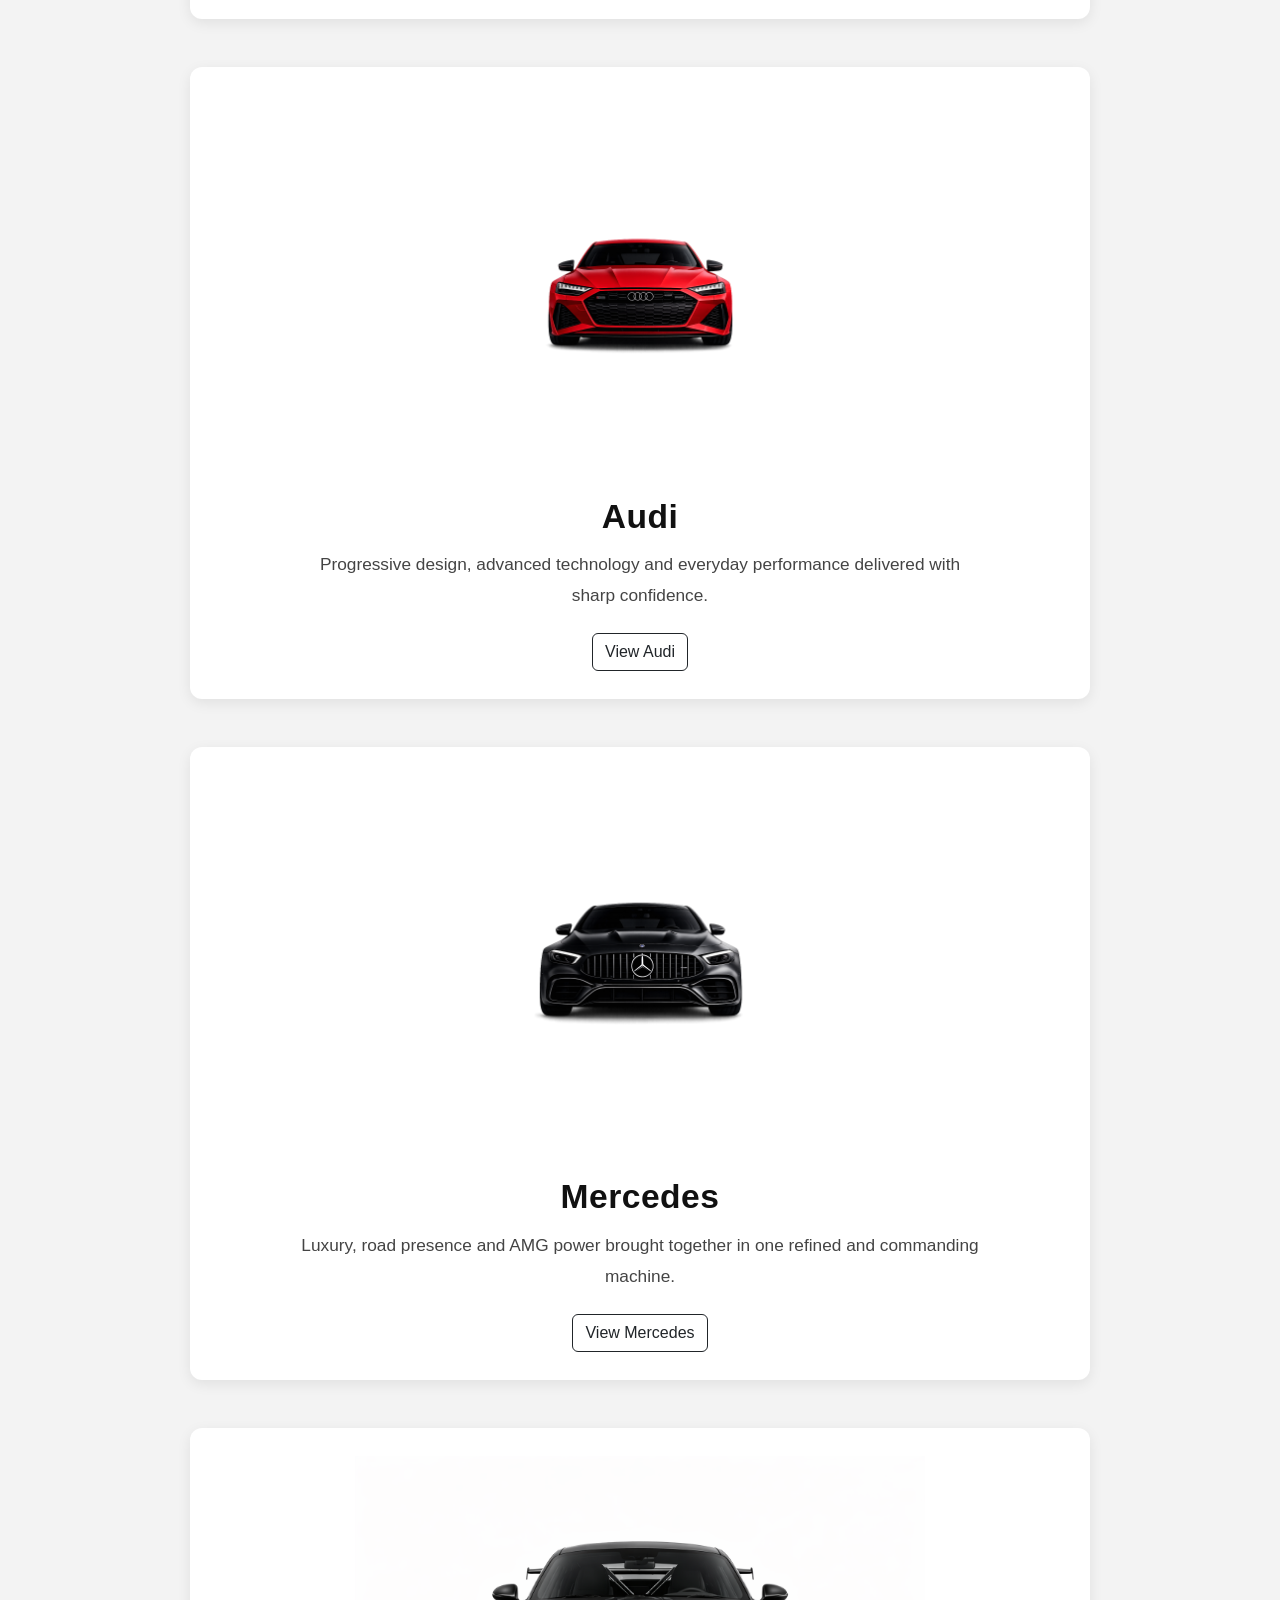
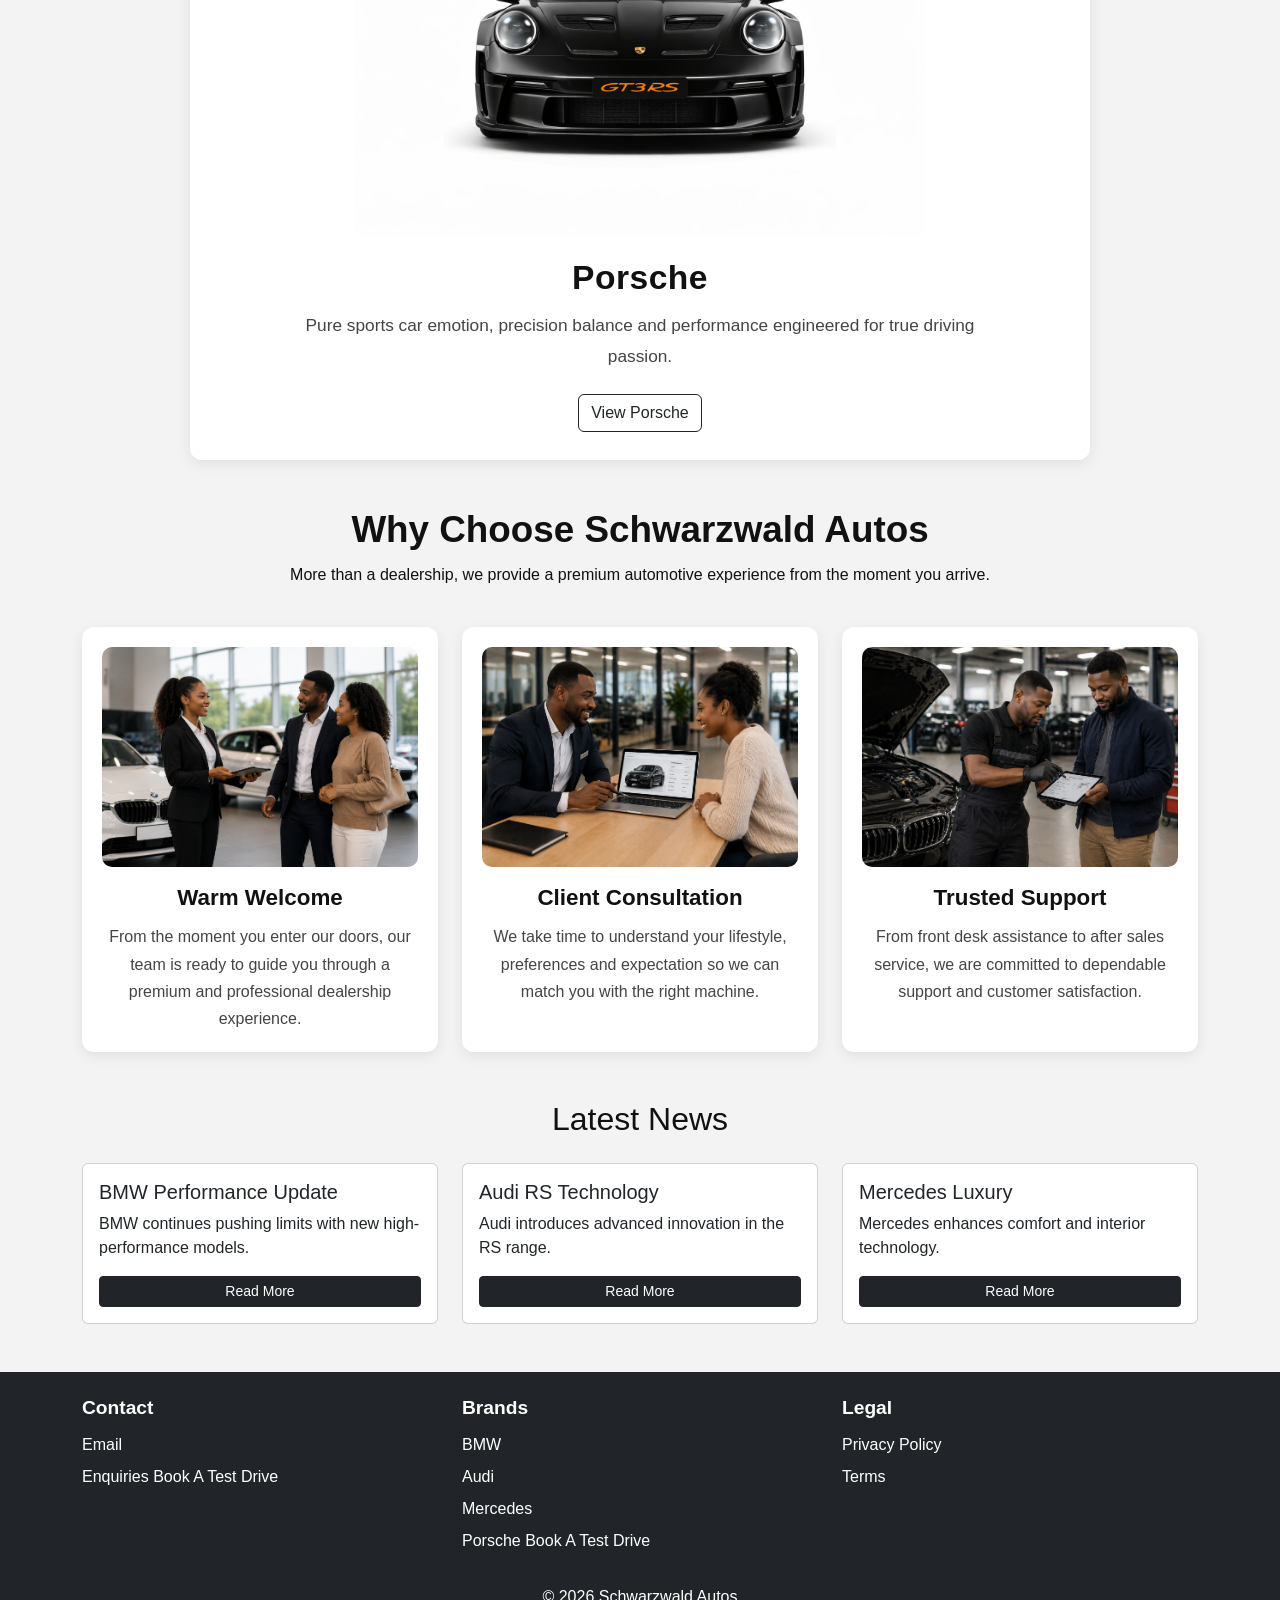
<file: home.html>
<!DOCTYPE html>
<html lang="en">
<head>
    <meta charset="UTF-8">
    <meta name="viewport" content="width=device-width, initial-scale=1.0">
    <title>Schwarzwald Autos</title>

    <!--Bootstrap CSS-->
    <link href="https://cdn.jsdelivr.net/npm/bootstrap@5.3.0/dist/css/bootstrap.min.css" rel="stylesheet">

    <link rel="stylesheet" href="homepage.css">
</head>

<body>

<!-- NAVBAR/HEADER -->
<header class="hero-wrapper">
<nav class="navbar navbar-expand-lg navbar-dark custom-navbar">
    <div class="container">
        <a class="navbar-brand" href="index.html">
            <img src="images/Chrome emblem with “GD” monogram.png" alt="Company logo" class="site-logo">
            <span>Schwarzwald Autos</span>
        </a>

        <button class="navbar-toggler" type="button" data-bs-toggle="collapse" data-bs-target="#navbarNav">
            <span class="navbar-toggler-icon"></span>
        </button>

        <div class="collapse navbar-collapse" id="navbarNav">
            <ul class="navbar-nav ms-auto">
                <li class="nav-item"><a class="nav-link" href="home.html">Home</a></li>

                <li class="nav-item dropdown">
                    <a class="nav-link dropdown-toggle" href="#" data-bs-toggle="dropdown">Brands</a>
                    <ul class="dropdown-menu">
                        <li><a class="dropdown-item" href="bmw.html">BMW</a></li>
                        <li><a class="dropdown-item" href="audi.html">Audi</a></li>
                        <li><a class="dropdown-item" href="mercedes.html">Mercedes</a></li>
                        <li><a class="dropdown-item" href="porsche.html">Porsche</a></li>
                    </ul>
                </li>

                <li class="nav-item"><a class="nav-link" href="news.html">News</a></li>
                <li class="nav-item"><a class="nav-link" href="about.html">About</a></li>
                <li class="nav-item"><a class="nav-link" href="contact.html">Contact</a></li>
            </ul>
        </div>
    </div>
</nav>

<section class="hero-home">
    <div class="hero-overlay">
        <div class="container hero-content">
            <h1>DISCOVER GERMAN ENGINEERING EXCELLENCE</h1>
            <p>Explore, luxury, perfomance and innovation from the world's top German car brands.</p>
            <a href="bmw.html" class="btn btn-primary hero-btn">Explore The Machines</a>
        </div>
    </div>
</section>
</header>

<!-- MAIN -->
<main class="container my-4">

<!-- HERO -->

<!-- BRAND SECTIONS (FIXED MOBILE DESIGN) -->
<section class="mb-5">
    <h2 class="text-center mb-4">Explore Our Brands</h2>

    <!-- BMW -->
    <div class="brand-box text-center mb-5">
        <img src="images/m51.png" class="img-fluid brand-img">
        <h3>BMW</h3>
        <p>Bold executive performance, precision engineering and a driving experience built for those who demand more.</p>
        <a href="bmw.html" class="btn btn-outline-dark">View BMW</a>
    </div>

    <!-- AUDI -->
    <div class="brand-box text-center mb-5">
        <img src="images/audi51.png" class="img-fluid brand-img">
        <h3>Audi</h3>
        <p>Progressive design, advanced technology and everyday performance delivered with sharp confidence.</p>
        <a href="audi.html" class="btn btn-outline-dark">View Audi</a>
    </div>

    <!-- MERCEDES -->
    <div class="brand-box text-center mb-5">
        <img src="images/merc51.png" class="img-fluid brand-img">
        <h3>Mercedes</h3>
        <p>Luxury, road presence and AMG power brought together in one refined and commanding machine.</p>
        <a href="mercedes.html" class="btn btn-outline-dark">View Mercedes</a>
    </div>

    <!-- PORSCHE -->
    <div class="brand-box text-center mb-5">
        <img src="images/gt3rsfront.png" class="img-fluid brand-img">
        <h3>Porsche</h3>
        <p>Pure sports car emotion, precision balance and performance engineered for true driving passion.</p>
        <a href="porsche.html" class="btn btn-outline-dark">View Porsche</a>
    </div>

</section>

<!-- WHY CHOOSE US -->
<section class="why-section mb-5">
    <h2 class="text-center">Why Choose Schwarzwald Autos</h2>
    <p class="why-into text-center">
        More than a dealership, we provide a premium automotive experience from the moment you arrive.
    </p>

    <div class="row gy-4 mt-2">

        <div class="col-md-4">
            <div class="why-box">
              <img src="images/Support.png" alt="Welcome to dealer" class="why-img">
              <h4>Warm Welcome</h4>
              <p>
                From the moment you enter our doors, our team is ready to guide you through a premium and professional dealership experience.
             </p>
            </div>
        </div>

        <div class="col-md-4">
            <div class="why-box">
                <img src="images/Agent.png" alt="Client consultation" class="why-img">
              <h4>Client Consultation</h4>
              <p>
                We take time to understand your lifestyle, preferences and expectation so we can match you with the right machine.
              </p>
            </div>
        </div>

        <div class="col-md-4">
            <div class="why-box">
                <img src="images/servicegarage.png" alt="Service suport" class="why-img">
                <h4>Trusted Support</h4>
                <p>
                From front desk assistance to after sales service, we are committed to dependable support and customer satisfaction.
                </p>
            </div>
        </div>
    </div>
</section>

<!-- NEWS -->
<section class="mb-5">
    <h2 class="text-center mb-4">Latest News</h2>

    <div class="row g-4">
        <div class="col-md-4">
            <div class="card p-3">
                <h5>BMW Performance Update</h5>
                <p>BMW continues pushing limits with new high-performance models.</p>
                <a href="news.html" class="btn btn-sm btn-dark">Read More</a>
            </div>
        </div>

        <div class="col-md-4">
            <div class="card p-3">
                <h5>Audi RS Technology</h5>
                <p>Audi introduces advanced innovation in the RS range.</p>
                <a href="news.html" class="btn btn-sm btn-dark">Read More</a>
            </div>
        </div>

        <div class="col-md-4">
            <div class="card p-3">
                <h5>Mercedes Luxury</h5>
                <p>Mercedes enhances comfort and interior technology.</p>
                <a href="news.html" class="btn btn-sm btn-dark">Read More</a>
            </div>
        </div>
    </div>
</section>

</main>

<!-- FOOTER -->
<footer class="bg-dark text-white mt-5">
    <div class="container py-4">
        <div class="row">

            <div class="col-md-4">
                <h5>Contact</h5>
                <a href="contact.html">Email</a><br>
                <a href="contact.html">Enquiries</a>
                <a href="contact.html">Book A Test Drive</a>
            </div>

            <div class="col-md-4">
                <h5>Brands</h5>
                <a href="bmw.html">BMW</a><br>
                <a href="audi.html">Audi</a><br>
                <a href="mercedes.html">Mercedes</a><br>
                <a href="porsche.html">Porsche</a>
                <a href="contact.html" class="text-white">Book A Test Drive</a>
            </div>

            <div class="col-md-4">
                <h5>Legal</h5>
                <a href="#">Privacy Policy</a><br>
                <a href="#">Terms</a>
            </div>

        </div>
    </div>

    <div class="text-center pb-3">
        <p>&copy; 2026 Schwarzwald Autos</p>
    </div>
</footer>

<script src="https://cdn.jsdelivr.net/npm/bootstrap@5.3.0/dist/js/bootstrap.bundle.min.js"></script>

</body>
</html>
</file>
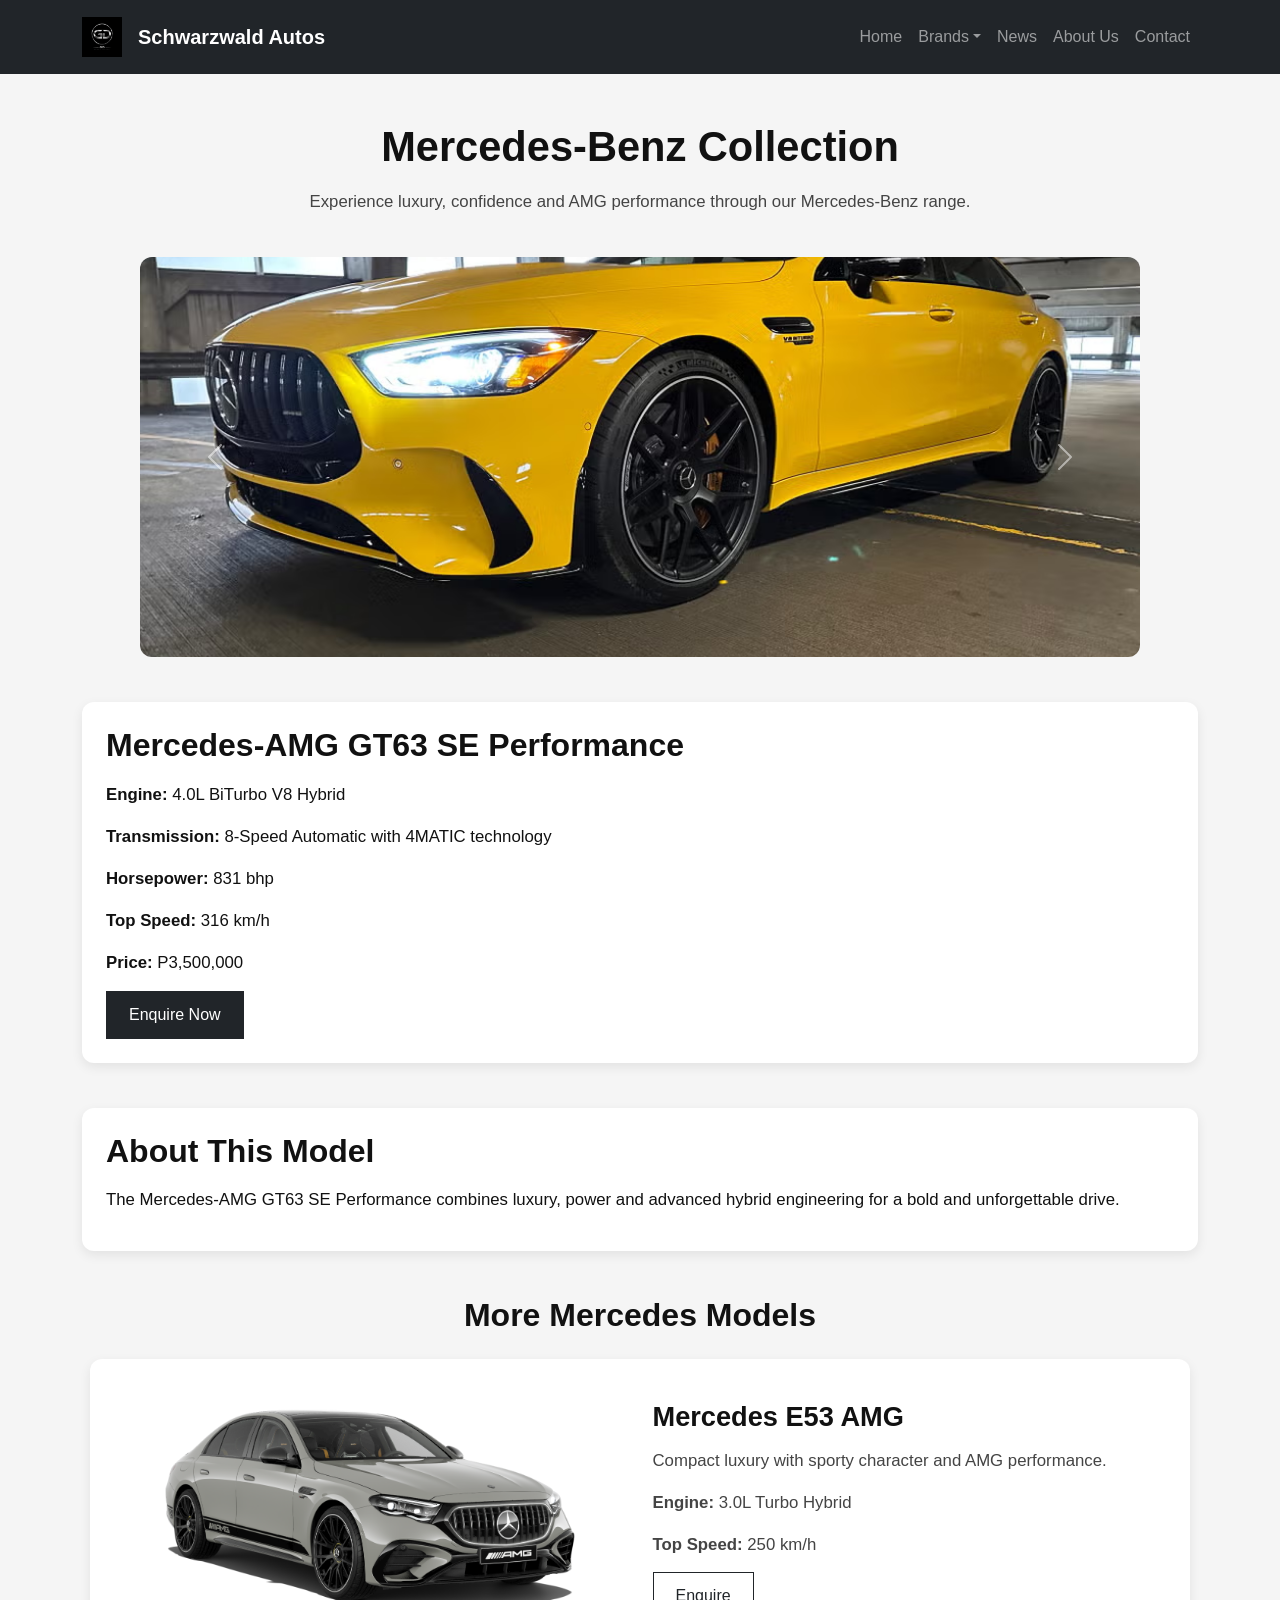
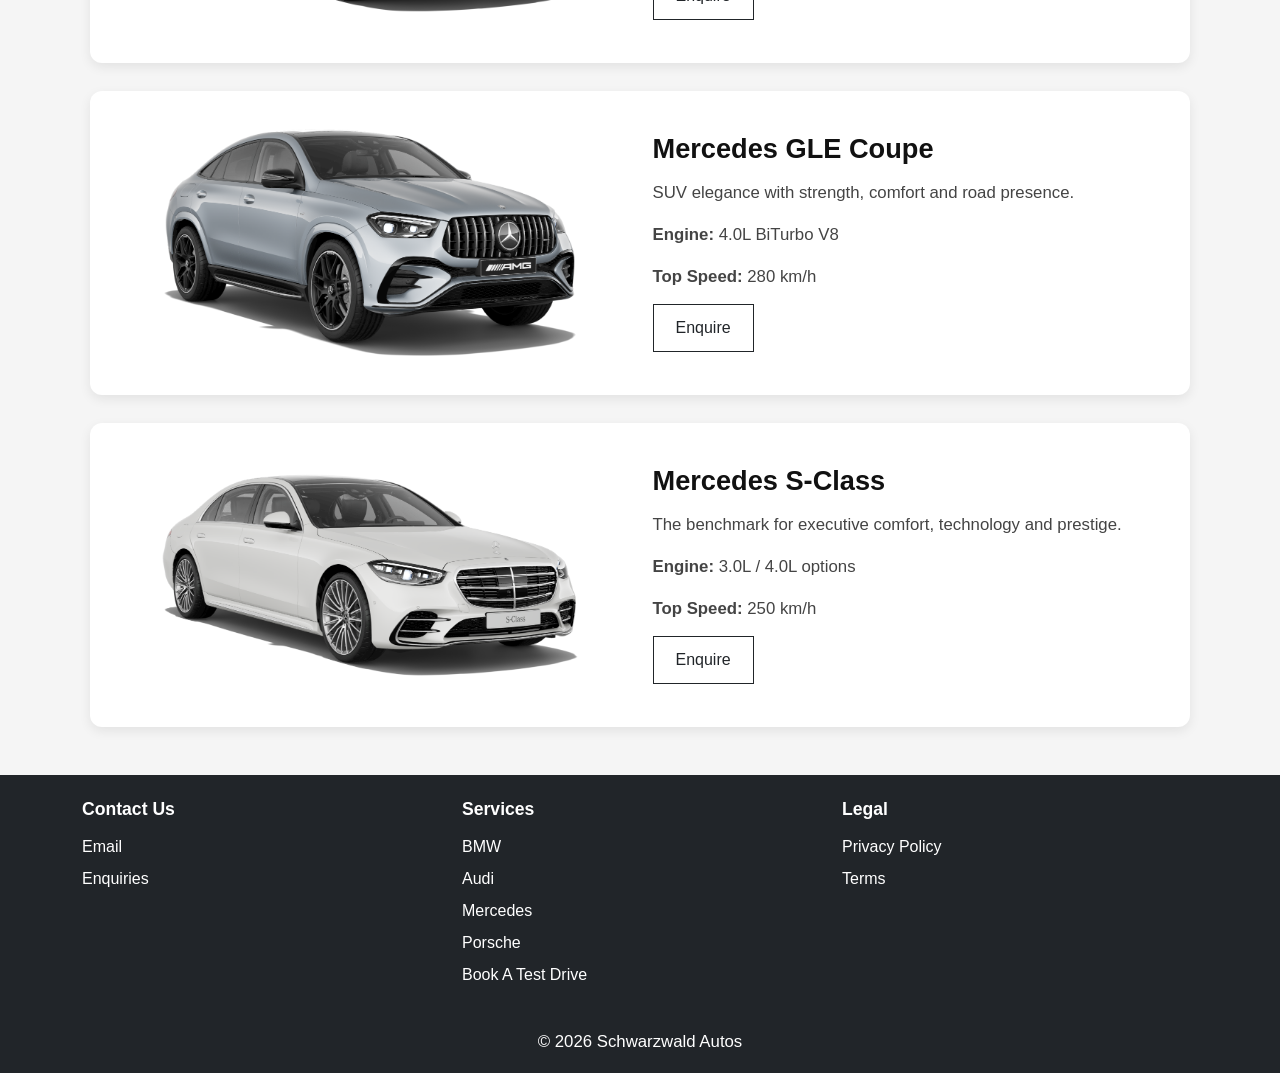
<file: mercedes.html>
<!DOCTYPE html>
<html lang="en">
<head>
    <meta charset="UTF-8">
    <meta name="viewport" content="width=device-width, initial-scale=1.0">
    <title>Schwarzwald Autos</title>
    <link href="https://cdn.jsdelivr.net/npm/bootstrap@5.3.0/dist/css/bootstrap.min.css" rel="stylesheet">
    <link rel="stylesheet" href="main.css">
</head>
<body>
<header>
    <nav class="navbar navbar-expand-lg navbar-dark bg-dark">
        <div class="container">
            <a class="navbar-brand" href="index.html">
                <img src="images/Chrome emblem with “GD” monogram.png" alt="Schwarzwald Autos logo" class="site-logo">
                <span>Schwarzwald Autos</span>
            </a>
            <button class="navbar-toggler" type="button" data-bs-toggle="collapse" data-bs-target="#navbarNav">
                <span class="navbar-toggler-icon"></span>
            </button>
            <div class="collapse navbar-collapse" id="navbarNav">
                <ul class="navbar-nav ms-auto">
                    <li class="nav-item"><a class="nav-link" href="home.html">Home</a></li>
                    <li class="nav-item dropdown">
                        <a class="nav-link dropdown-toggle" href="#" data-bs-toggle="dropdown">Brands</a>
                        <ul class="dropdown-menu">
                            <li><a class="dropdown-item" href="bmw.html">BMW</a></li>
                            <li><a class="dropdown-item" href="audi.html">Audi</a></li>
                            <li><a class="dropdown-item" href="mercedes.html">Mercedes</a></li>
                            <li><a class="dropdown-item" href="porsche.html">Porsche</a></li>
                        </ul>
                    </li>
                    <li class="nav-item"><a class="nav-link" href="news.html">News</a></li>
                    <li class="nav-item"><a class="nav-link" href="about.html">About Us</a></li>
                    <li class="nav-item"><a class="nav-link" href="contact.html">Contact</a></li>
                </ul>
            </div>
        </div>
    </nav>
</header>

<main class="container my-5">
    <section class="brand-intro">
        <h1>Mercedes-Benz Collection</h1>
        <p>Experience luxury, confidence and AMG performance through our Mercedes-Benz range.</p>
    </section>

    <section>
        <div id="mercCarousel" class="carousel slide" data-bs-ride="false">
            <div class="carousel-inner rounded">
                <div class="carousel-item active">
                    <img src="images/gt63sefront.avif" class="d-block w-100 brand-main-image" alt="Mercedes GT63 front">
                </div>
                <div class="carousel-item">
                    <img src="images/gt63seengine.avif" class="d-block w-100 brand-main-image" alt="Mercedes GT63 engine">
                </div>
                <div class="carousel-item">
                    <img src="images/gt63seinterior.avif" class="d-block w-100 brand-main-image" alt="Mercedes GT63 interior">
                </div>
                <div class="carousel-item">
                    <img src="images/gt63seside.avif" class="d-block w-100 brand-main-image" alt="Mercedes GT63 side">
                </div>
            </div>
            <button class="carousel-control-prev" type="button" data-bs-target="#mercCarousel" data-bs-slide="prev">
                <span class="carousel-control-prev-icon"></span>
            </button>
            <button class="carousel-control-next" type="button" data-bs-target="#mercCarousel" data-bs-slide="next">
                <span class="carousel-control-next-icon"></span>
            </button>
        </div>
    </section>

    <section class="specs-box">
        <h2>Mercedes-AMG GT63 SE Performance</h2>
        <p><strong>Engine:</strong> 4.0L BiTurbo V8 Hybrid</p>
        <p><strong>Transmission:</strong> 8-Speed Automatic with 4MATIC technology</p>
        <p><strong>Horsepower:</strong> 831 bhp</p>
        <p><strong>Top Speed:</strong> 316 km/h</p>
        <p><strong>Price:</strong> P3,500,000</p>
        <a href="contact.html" class="btn btn-dark">Enquire Now</a>
    </section>

    <section class="content-box">
        <h2>About This Model</h2>
        <p>The Mercedes-AMG GT63 SE Performance combines luxury, power and advanced hybrid engineering for a bold and unforgettable drive.</p>
    </section>

    <section>
        <h2 class="text-center mb-4">More Mercedes Models</h2>

        <div class="model-card-block">
            <img src="images/e53.png" alt="Mercedes E53 AMG" class="sub-model-image">
            <div class="model-text">
                <h3>Mercedes E53 AMG</h3>
                <p>Compact luxury with sporty character and AMG performance.</p>
                <p><strong>Engine:</strong> 3.0L Turbo Hybrid</p>
                <p><strong>Top Speed:</strong> 250 km/h</p>
                <a href="contact.html" class="btn btn-outline-dark">Enquire</a>
            </div>
        </div>

        <div class="model-card-block">
            <img src="images/gle63.png" alt="Mercedes GLE Coupe" class="sub-model-image">
            <div class="model-text">
                <h3>Mercedes GLE Coupe</h3>
                <p>SUV elegance with strength, comfort and road presence.</p>
                <p><strong>Engine:</strong> 4.0L BiTurbo V8</p>
                <p><strong>Top Speed:</strong> 280 km/h</p>
                <a href="contact.html" class="btn btn-outline-dark">Enquire</a>
            </div>
        </div>

        <div class="model-card-block">
            <img src="images/sclass.png" alt="Mercedes S-Class" class="sub-model-image">
            <div class="model-text">
                <h3>Mercedes S-Class</h3>
                <p>The benchmark for executive comfort, technology and prestige.</p>
                <p><strong>Engine:</strong> 3.0L / 4.0L options</p>
                <p><strong>Top Speed:</strong> 250 km/h</p>
                <a href="contact.html" class="btn btn-outline-dark">Enquire</a>
            </div>
        </div>
    </section>
</main>

<footer class="bg-dark text-white mt-5">
    <div class="container py-4">
        <div class="row">
            <div class="col-md-4">
                <h5>Contact Us</h5>
                <ul class="list-unstyled">
                    <li><a href="contact.html" class="text-white">Email</a></li>
                    <li><a href="contact.html" class="text-white">Enquiries</a></li>
                </ul>
            </div>
            <div class="col-md-4">
                <h5>Services</h5>
                <ul class="list-unstyled">
                    <li><a href="bmw.html" class="text-white">BMW</a></li>
                    <li><a href="audi.html" class="text-white">Audi</a></li>
                    <li><a href="mercedes.html" class="text-white">Mercedes</a></li>
                    <li><a href="porsche.html" class="text-white">Porsche</a></li>
                    <li><a href="contact.html" class="text-white">Book A Test Drive</a></li>
                </ul>
            </div>
            <div class="col-md-4">
                <h5>Legal</h5>
                <ul class="list-unstyled">
                    <li><a href="#" class="text-white">Privacy Policy</a></li>
                    <li><a href="#" class="text-white">Terms</a></li>
                </ul>
            </div>
        </div>
    </div>
    <div class="text-center pb-3">
        <p>&copy; 2026 Schwarzwald Autos</p>
    </div>
</footer>

<script src="https://cdn.jsdelivr.net/npm/bootstrap@5.3.0/dist/js/bootstrap.bundle.min.js"></script>
</body>
</html>
</file>
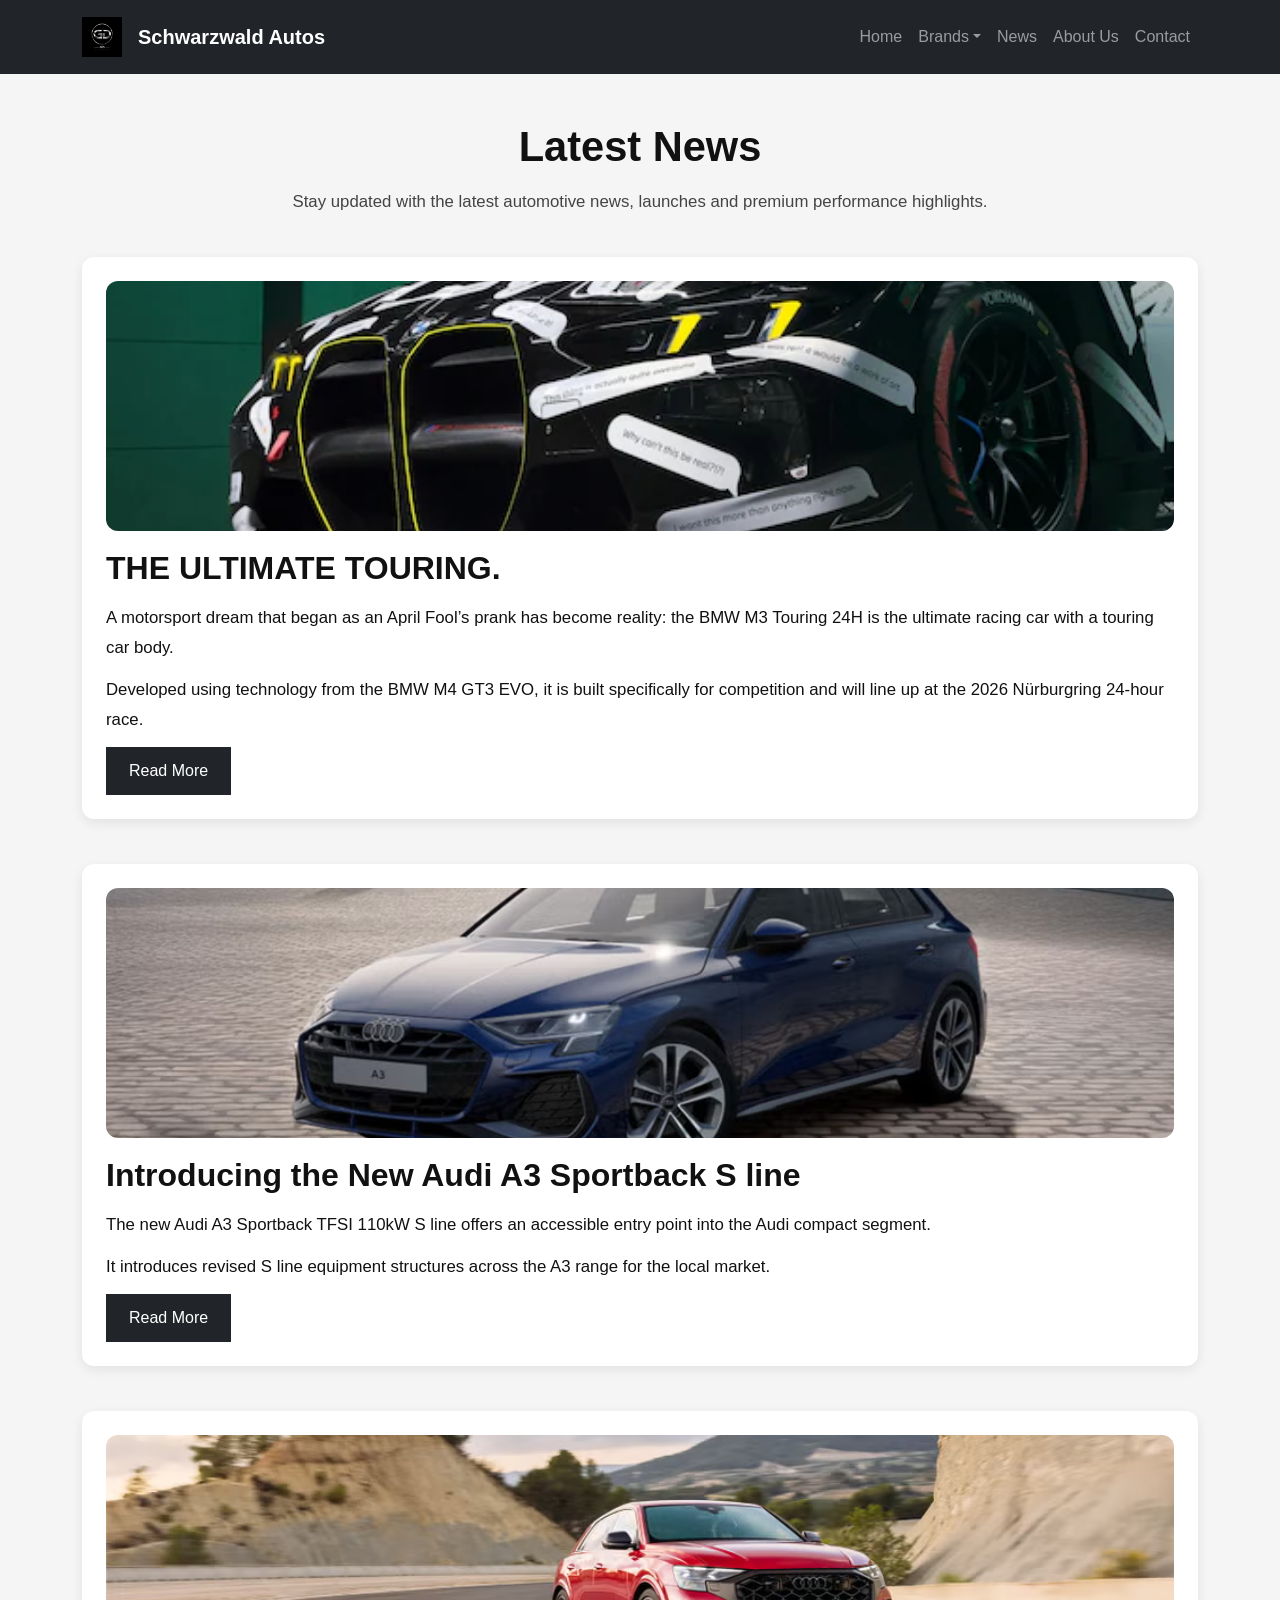
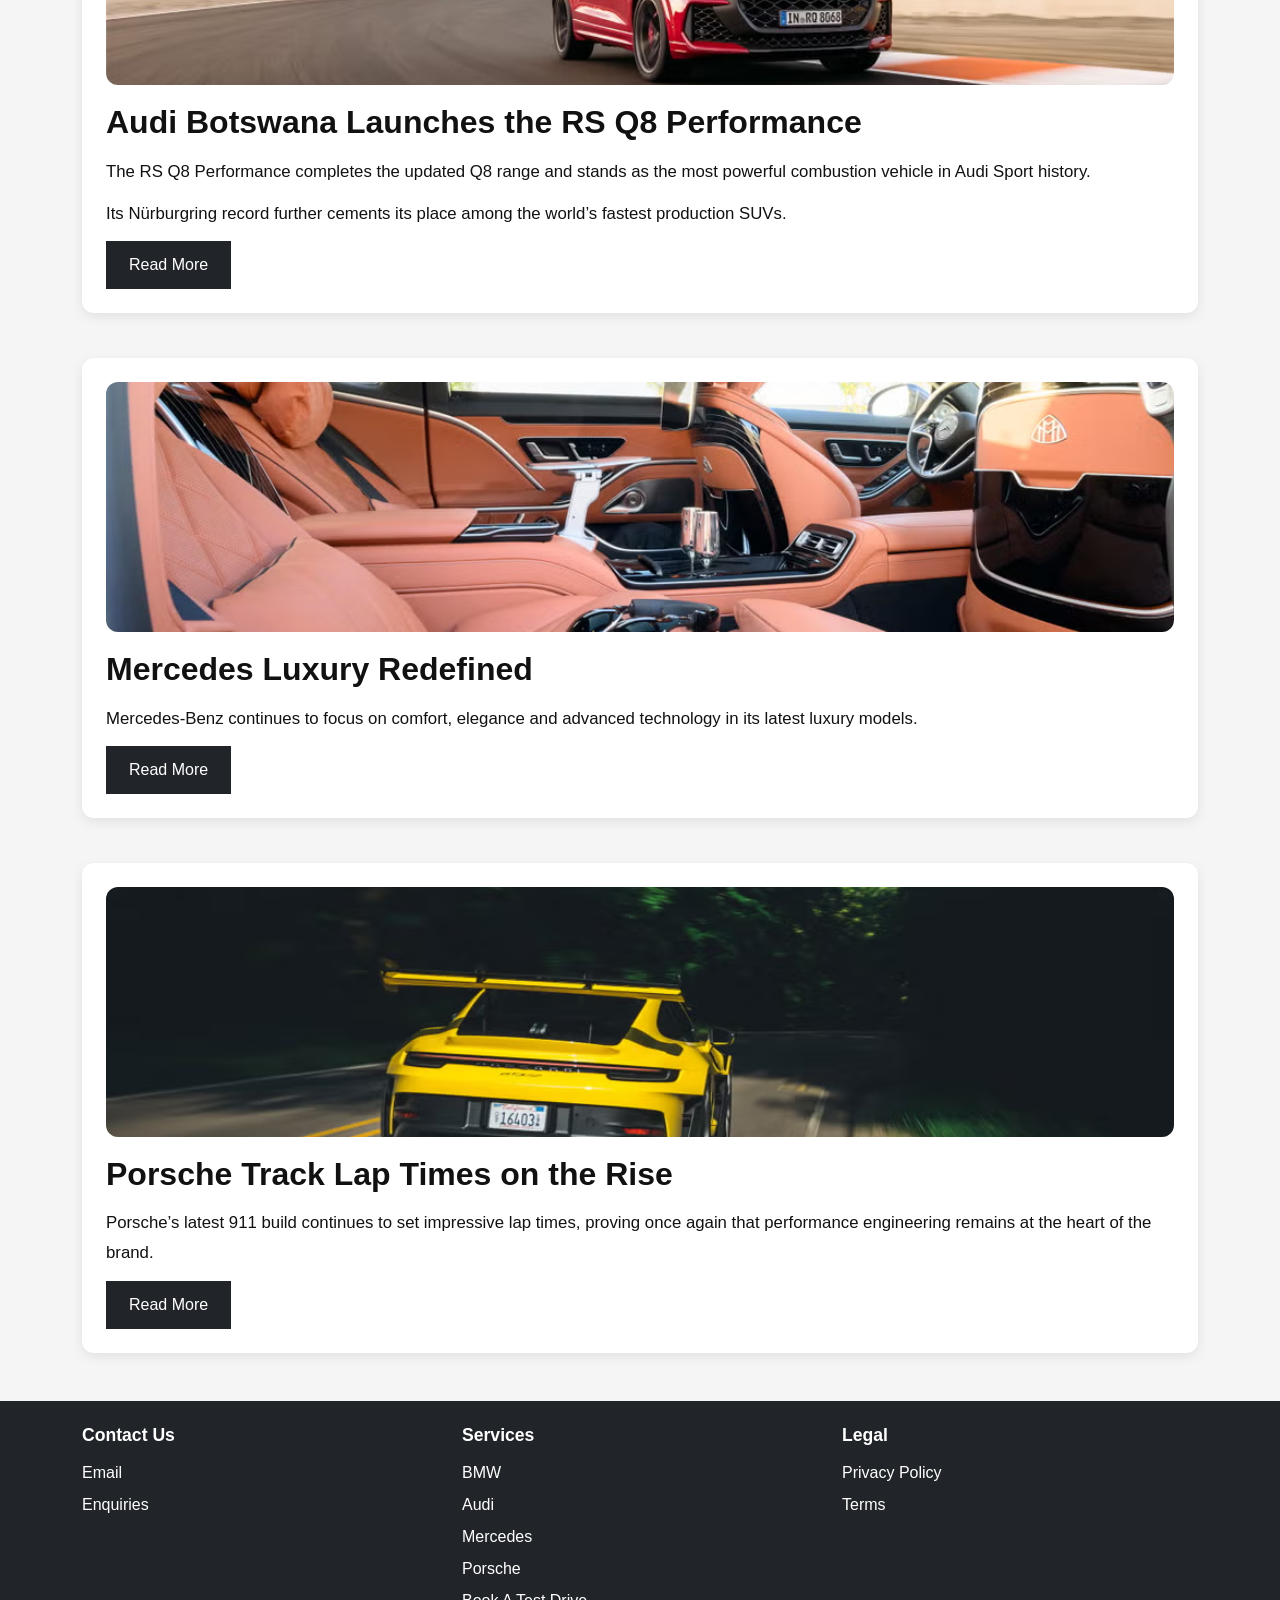
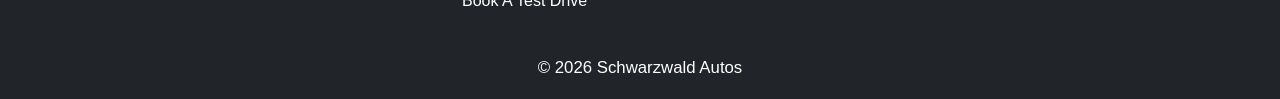
<file: news.html>
<!DOCTYPE html>
<html lang="en">
<head>
    <meta charset="UTF-8">
    <meta name="viewport" content="width=device-width, initial-scale=1.0">
    <title>Schwarzwald Autos</title>
    <link href="https://cdn.jsdelivr.net/npm/bootstrap@5.3.0/dist/css/bootstrap.min.css" rel="stylesheet">
    <link rel="stylesheet" href="main.css">
</head>
<body>
<header>
    <nav class="navbar navbar-expand-lg navbar-dark bg-dark">
        <div class="container">
            <a class="navbar-brand" href="index.html">
                <img src="images/Chrome emblem with “GD” monogram.png" alt="Schwarzwald Autos logo" class="site-logo">
                <span>Schwarzwald Autos</span>
            </a>
            <button class="navbar-toggler" type="button" data-bs-toggle="collapse" data-bs-target="#navbarNav">
                <span class="navbar-toggler-icon"></span>
            </button>
            <div class="collapse navbar-collapse" id="navbarNav">
                <ul class="navbar-nav ms-auto">
                    <li class="nav-item"><a class="nav-link" href="home.html">Home</a></li>
                    <li class="nav-item dropdown">
                        <a class="nav-link dropdown-toggle" href="#" data-bs-toggle="dropdown">Brands</a>
                        <ul class="dropdown-menu">
                            <li><a class="dropdown-item" href="bmw.html">BMW</a></li>
                            <li><a class="dropdown-item" href="audi.html">Audi</a></li>
                            <li><a class="dropdown-item" href="mercedes.html">Mercedes</a></li>
                            <li><a class="dropdown-item" href="porsche.html">Porsche</a></li>
                        </ul>
                    </li>
                    <li class="nav-item"><a class="nav-link" href="news.html">News</a></li>
                    <li class="nav-item"><a class="nav-link" href="about.html">About Us</a></li>
                    <li class="nav-item"><a class="nav-link" href="contact.html">Contact</a></li>
                </ul>
            </div>
        </div>
    </nav>
</header>

<main class="container my-5">
    <section class="page-intro">
        <h1>Latest News</h1>
        <p>Stay updated with the latest automotive news, launches and premium performance highlights.</p>
    </section>

    <section class="article-block">
        <img src="images/bmwm3news.webp" alt="BMW news" class="article-image">
        <h2>THE ULTIMATE TOURING.</h2>
        <p>A motorsport dream that began as an April Fool’s prank has become reality: the BMW M3 Touring 24H is the ultimate racing car with a touring car body.</p>
        <p>Developed using technology from the BMW M4 GT3 EVO, it is built specifically for competition and will line up at the 2026 Nürburgring 24-hour race.</p>
        <a href="#" class="btn btn-dark">Read More</a>
    </section>

    <section class="article-block">
        <img src="images/A3-sLine.avif" alt="Audi A3 news" class="article-image">
        <h2>Introducing the New Audi A3 Sportback S line</h2>
        <p>The new Audi A3 Sportback TFSI 110kW S line offers an accessible entry point into the Audi compact segment.</p>
        <p>It introduces revised S line equipment structures across the A3 range for the local market.</p>
        <a href="#" class="btn btn-dark">Read More</a>
    </section>

    <section class="article-block">
        <img src="images/header-1920x1080-desktop.avif" alt="Audi RSQ8 news" class="article-image">
        <h2>Audi Botswana Launches the RS Q8 Performance</h2>
        <p>The RS Q8 Performance completes the updated Q8 range and stands as the most powerful combustion vehicle in Audi Sport history.</p>
        <p>Its Nürburgring record further cements its place among the world’s fastest production SUVs.</p>
        <a href="#" class="btn btn-dark">Read More</a>
    </section>

    <section class="article-block">
        <img src="images/mercluxury.avif" alt="Mercedes news" class="article-image">
        <h2>Mercedes Luxury Redefined</h2>
        <p>Mercedes-Benz continues to focus on comfort, elegance and advanced technology in its latest luxury models.</p>
        <a href="#" class="btn btn-dark">Read More</a>
    </section>

    <section class="article-block">
        <img src="images/gt3rsrearagain.avif" alt="Porsche news" class="article-image">
        <h2>Porsche Track Lap Times on the Rise</h2>
        <p>Porsche’s latest 911 build continues to set impressive lap times, proving once again that performance engineering remains at the heart of the brand.</p>
        <a href="#" class="btn btn-dark">Read More</a>
    </section>
</main>

<footer class="bg-dark text-white mt-5">
    <div class="container py-4">
        <div class="row">
            <div class="col-md-4">
                <h5>Contact Us</h5>
                <ul class="list-unstyled">
                    <li><a href="contact.html" class="text-white">Email</a></li>
                    <li><a href="contact.html" class="text-white">Enquiries</a></li>
                </ul>
            </div>
            <div class="col-md-4">
                <h5>Services</h5>
                <ul class="list-unstyled">
                    <li><a href="bmw.html" class="text-white">BMW</a></li>
                    <li><a href="audi.html" class="text-white">Audi</a></li>
                    <li><a href="mercedes.html" class="text-white">Mercedes</a></li>
                    <li><a href="porsche.html" class="text-white">Porsche</a></li>
                    <li><a href="contact.html" class="text-white">Book A Test Drive</a></li>
                </ul>
            </div>
            <div class="col-md-4">
                <h5>Legal</h5>
                <ul class="list-unstyled">
                    <li><a href="#" class="text-white">Privacy Policy</a></li>
                    <li><a href="#" class="text-white">Terms</a></li>
                </ul>
            </div>
        </div>
    </div>
    <div class="text-center pb-3">
        <p>&copy; 2026 Schwarzwald Autos</p>
    </div>
</footer>

<script src="https://cdn.jsdelivr.net/npm/bootstrap@5.3.0/dist/js/bootstrap.bundle.min.js"></script>
</body>
</html>
</file>
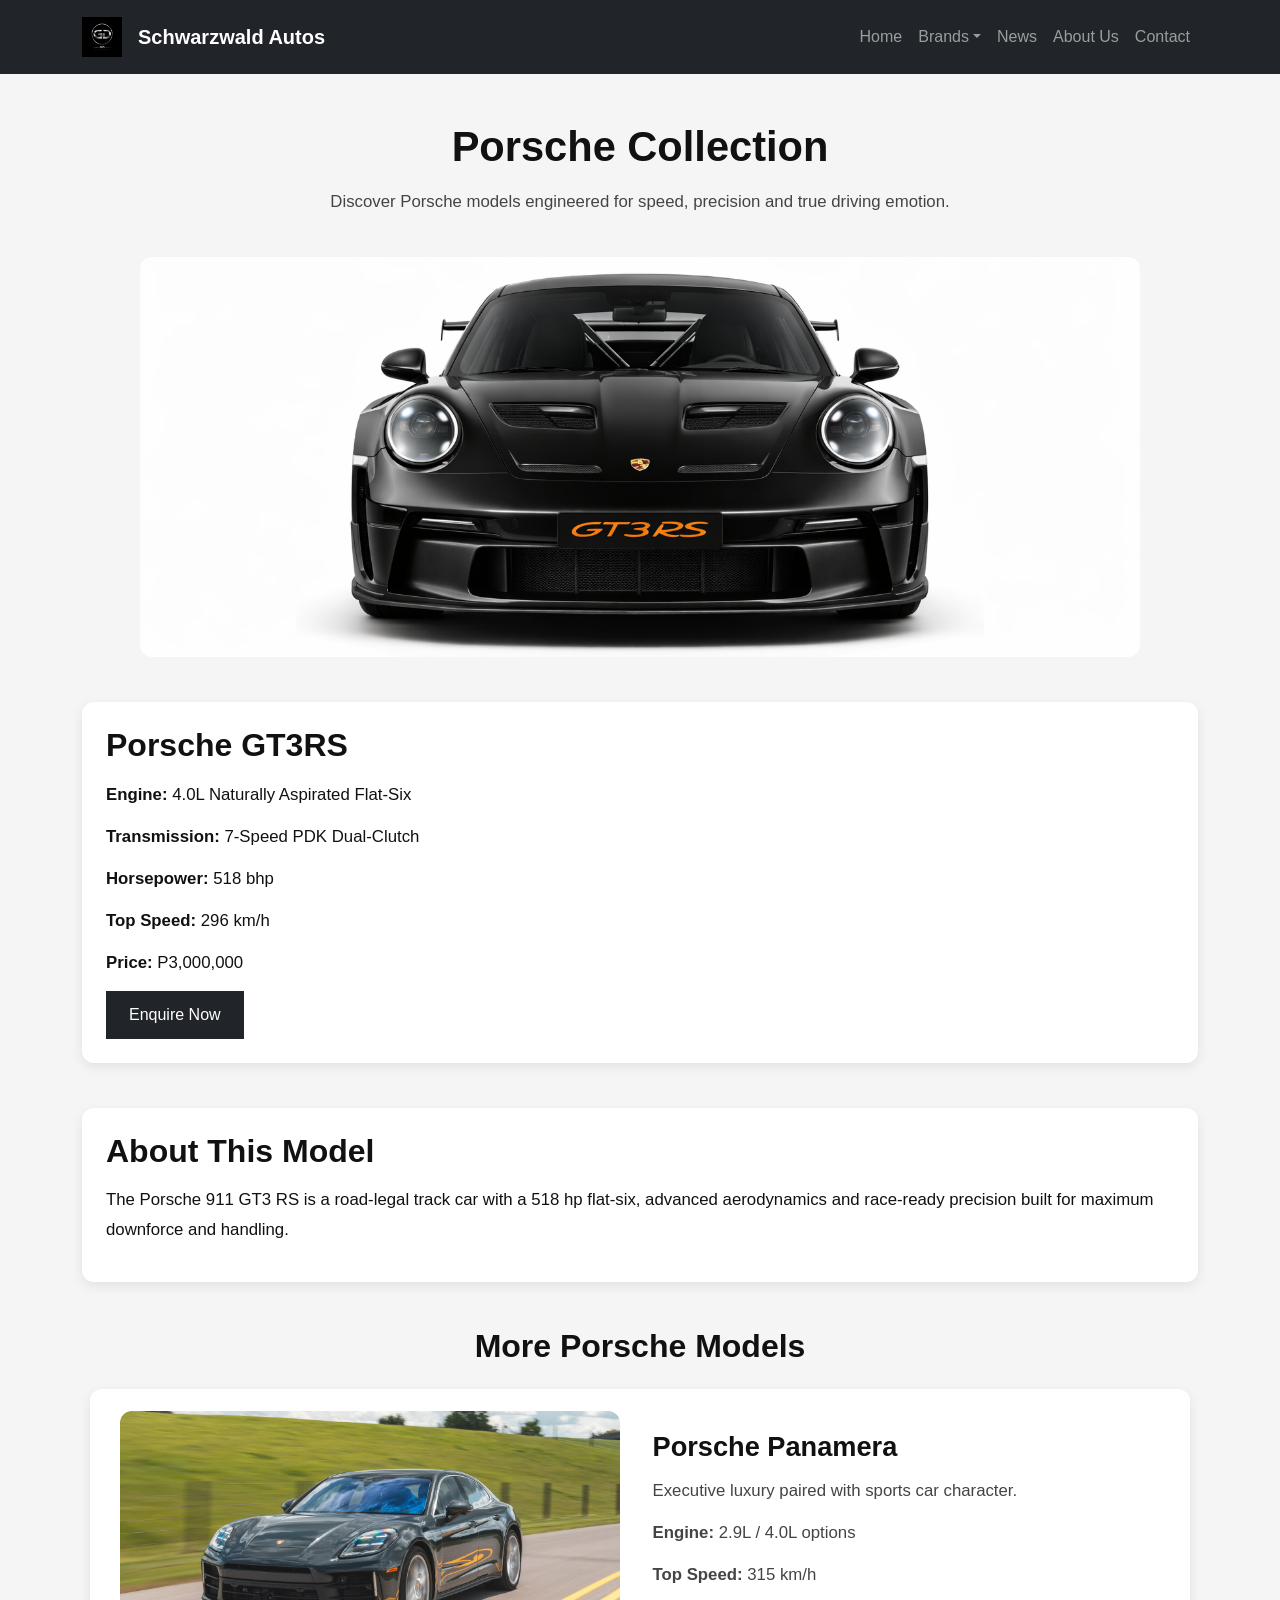
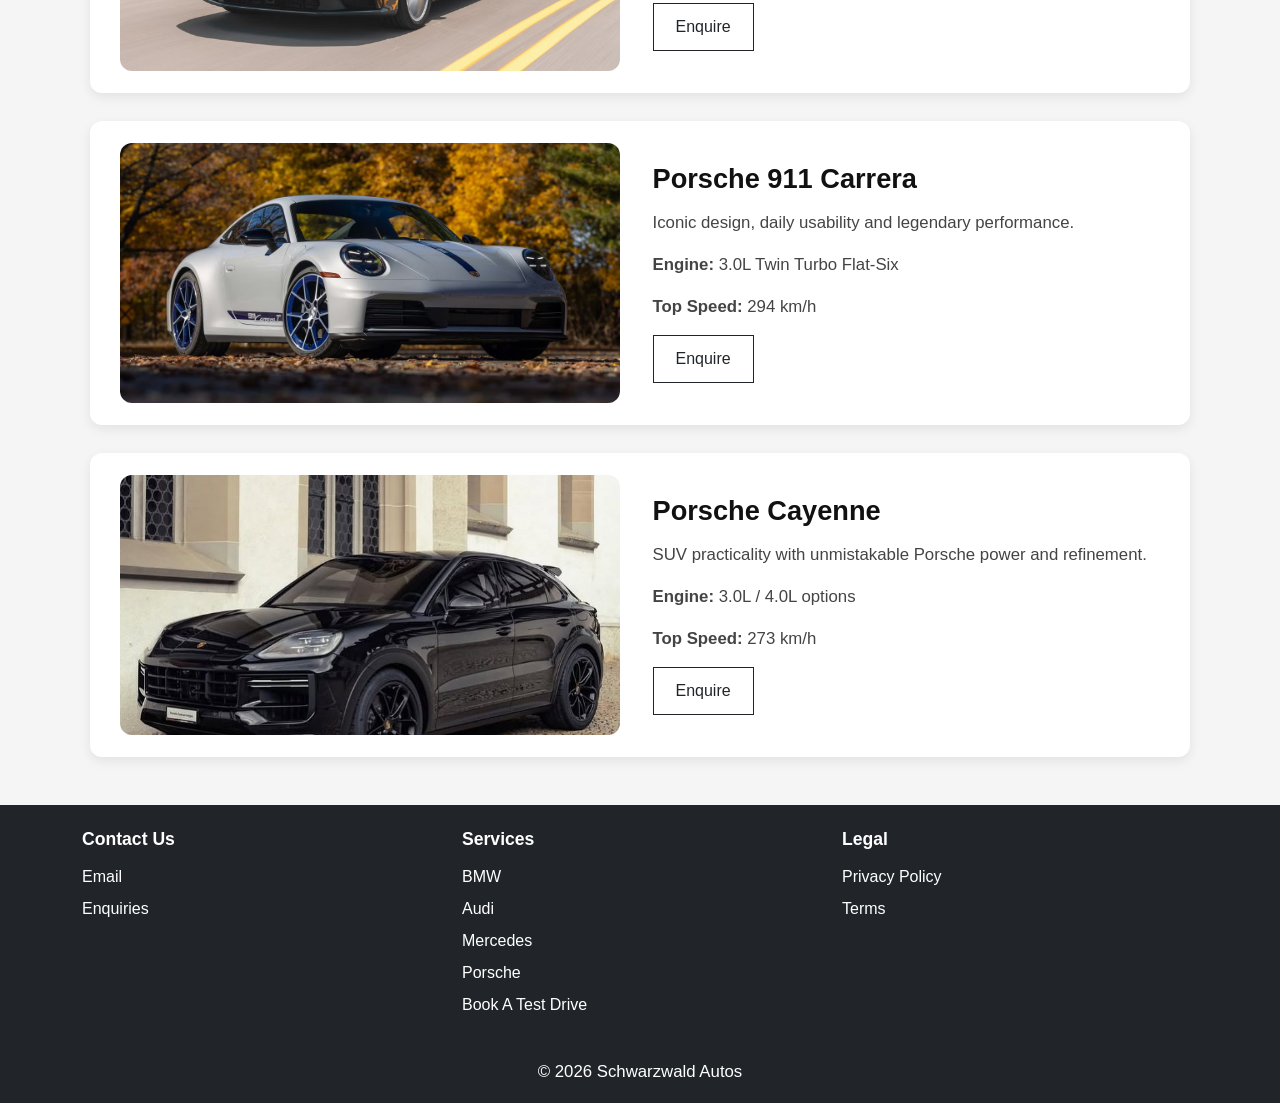
<file: porsche.html>
<!DOCTYPE html>
<html lang="en">
<head>
    <meta charset="UTF-8">
    <meta name="viewport" content="width=device-width, initial-scale=1.0">
    <title>Schwarzwald Autos</title>
    <link href="https://cdn.jsdelivr.net/npm/bootstrap@5.3.0/dist/css/bootstrap.min.css" rel="stylesheet">
    <link rel="stylesheet" href="main.css">
</head>
<body>
<header>
    <nav class="navbar navbar-expand-lg navbar-dark bg-dark">
        <div class="container">
            <a class="navbar-brand" href="index.html">
                <img src="images/Chrome emblem with “GD” monogram.png" alt="Schwarzwald Autos logo" class="site-logo">
                <span>Schwarzwald Autos</span>
            </a>
            <button class="navbar-toggler" type="button" data-bs-toggle="collapse" data-bs-target="#navbarNav">
                <span class="navbar-toggler-icon"></span>
            </button>
            <div class="collapse navbar-collapse" id="navbarNav">
                <ul class="navbar-nav ms-auto">
                    <li class="nav-item"><a class="nav-link" href="home.html">Home</a></li>
                    <li class="nav-item dropdown">
                        <a class="nav-link dropdown-toggle" href="#" data-bs-toggle="dropdown">Brands</a>
                        <ul class="dropdown-menu">
                            <li><a class="dropdown-item" href="bmw.html">BMW</a></li>
                            <li><a class="dropdown-item" href="audi.html">Audi</a></li>
                            <li><a class="dropdown-item" href="mercedes.html">Mercedes</a></li>
                            <li><a class="dropdown-item" href="porsche.html">Porsche</a></li>
                        </ul>
                    </li>
                    <li class="nav-item"><a class="nav-link" href="news.html">News</a></li>
                    <li class="nav-item"><a class="nav-link" href="about.html">About Us</a></li>
                    <li class="nav-item"><a class="nav-link" href="contact.html">Contact</a></li>
                </ul>
            </div>
        </div>
    </nav>
</header>

<main class="container my-5">
    <section class="brand-intro">
        <h1>Porsche Collection</h1>
        <p>Discover Porsche models engineered for speed, precision and true driving emotion.</p>
    </section>

    <section>
        <div id="porscheCarousel" class="carousel slide" data-bs-ride="false">
            <div class="carousel-inner rounded">
                <div class="carousel-item active">
                    <img src="images/gt3rsfront.png" class="d-block w-100 brand-main-image" alt="Porsche GT3RS front">
                </div>
                <div class="carousel-item">
                    <img src="images/gt3rsinterior.png" class="d-block w-100 brand-main-image" alt="Porsche GT3RS interior">
                </div>
                <div class="carousel-item">
                    <img src="images/gt3rsrear.png" class="d-block w-100 brand-main-image" alt="Porsche GT3RS rear">
                </div>
                <div class="carousel-item">
                    <img src="images/gt3rsrearagain.avif" class="d-block w-100 brand-main-image" alt="Porsche GT3RS rear view">
                </div>
            </div>
            <button class="carousel-control-prev" type="button" data-bs-target="#porscheCarousel" data-bs-slide="prev">
                <span class="carousel-control-prev-icon"></span>
            </button>
            <button class="carousel-control-next" type="button" data-bs-target="#porscheCarousel" data-bs-slide="next">
                <span class="carousel-control-next-icon"></span>
            </button>
        </div>
    </section>

    <section class="specs-box">
        <h2>Porsche GT3RS</h2>
        <p><strong>Engine:</strong> 4.0L Naturally Aspirated Flat-Six</p>
        <p><strong>Transmission:</strong> 7-Speed PDK Dual-Clutch</p>
        <p><strong>Horsepower:</strong> 518 bhp</p>
        <p><strong>Top Speed:</strong> 296 km/h</p>
        <p><strong>Price:</strong> P3,000,000</p>
        <a href="contact.html" class="btn btn-dark">Enquire Now</a>
    </section>

    <section class="content-box">
        <h2>About This Model</h2>
        <p>The Porsche 911 GT3 RS is a road-legal track car with a 518 hp flat-six, advanced aerodynamics and race-ready precision built for maximum downforce and handling.</p>
    </section>

    <section>
        <h2 class="text-center mb-4">More Porsche Models</h2>

        <div class="model-card-block">
            <img src="images/porschepanamera.jpeg" alt="Porsche Panamera" class="sub-model-image">
            <div class="model-text">
                <h3>Porsche Panamera</h3>
                <p>Executive luxury paired with sports car character.</p>
                <p><strong>Engine:</strong> 2.9L / 4.0L options</p>
                <p><strong>Top Speed:</strong> 315 km/h</p>
                <a href="contact.html" class="btn btn-outline-dark">Enquire</a>
            </div>
        </div>

        <div class="model-card-block">
            <img src="images/porschecarrera.jpeg" alt="Porsche 911 Carrera" class="sub-model-image">
            <div class="model-text">
                <h3>Porsche 911 Carrera</h3>
                <p>Iconic design, daily usability and legendary performance.</p>
                <p><strong>Engine:</strong> 3.0L Twin Turbo Flat-Six</p>
                <p><strong>Top Speed:</strong> 294 km/h</p>
                <a href="contact.html" class="btn btn-outline-dark">Enquire</a>
            </div>
        </div>

        <div class="model-card-block">
            <img src="images/porschecayenne.jpeg" alt="Porsche Cayenne" class="sub-model-image">
            <div class="model-text">
                <h3>Porsche Cayenne</h3>
                <p>SUV practicality with unmistakable Porsche power and refinement.</p>
                <p><strong>Engine:</strong> 3.0L / 4.0L options</p>
                <p><strong>Top Speed:</strong> 273 km/h</p>
                <a href="contact.html" class="btn btn-outline-dark">Enquire</a>
            </div>
        </div>
    </section>
</main>

<footer class="bg-dark text-white mt-5">
    <div class="container py-4">
        <div class="row">
            <div class="col-md-4">
                <h5>Contact Us</h5>
                <ul class="list-unstyled">
                    <li><a href="contact.html" class="text-white">Email</a></li>
                    <li><a href="contact.html" class="text-white">Enquiries</a></li>
                </ul>
            </div>
            <div class="col-md-4">
                <h5>Services</h5>
                <ul class="list-unstyled">
                    <li><a href="bmw.html" class="text-white">BMW</a></li>
                    <li><a href="audi.html" class="text-white">Audi</a></li>
                    <li><a href="mercedes.html" class="text-white">Mercedes</a></li>
                    <li><a href="porsche.html" class="text-white">Porsche</a></li>
                    <li><a href="contact.html" class="text-white">Book A Test Drive</a></li>
                </ul>
            </div>
            <div class="col-md-4">
                <h5>Legal</h5>
                <ul class="list-unstyled">
                    <li><a href="#" class="text-white">Privacy Policy</a></li>
                    <li><a href="#" class="text-white">Terms</a></li>
                </ul>
            </div>
        </div>
    </div>
    <div class="text-center pb-3">
        <p>&copy; 2026 Schwarzwald Autos</p>
    </div>
</footer>

<script src="https://cdn.jsdelivr.net/npm/bootstrap@5.3.0/dist/js/bootstrap.bundle.min.js"></script>
</body>
</html>
</file>
<file: index.css>
* {
    box-sizing: border-box;
}

body {
    margin: 0;
    font-family: Arial, sans-serif;
    background: #050505;
    color: white;
    text-align: center;
}

.hero {
    min-height: 100vh;
    padding: 38px 20px 50px;
    position: relative;
    overflow: hidden;
    background:
        radial-gradient(circle at 50% 12%, rgba(255, 208, 0, 0.08), transparent 18%),
        radial-gradient(circle at 22% 78%, rgba(120, 125, 140, 0.09), transparent 18%),
        radial-gradient(circle at 78% 78%, rgba(160, 20, 20, 0.12), transparent 18%),
        linear-gradient(to bottom, #020202 0%, #060606 55%, #020202 100%);
}

.hero::before {
    content: "";
    position: absolute;
    left: 50%;
    bottom: 110px;
    transform: translateX(-50%);
    width: min(1100px, 92vw);
    height: 280px;
    background: radial-gradient(ellipse at center, rgba(255,255,255,0.045), transparent 72%);
    filter: blur(34px);
    pointer-events: none;
}

.hero-top {
    position: relative;
    z-index: 3;
    max-width: 900px;
    margin: 0 auto;
}

h1 {
    margin: 0 0 22px;
    font-size: clamp(2.4rem, 5vw, 4.5rem);
    line-height: 1.04;
    font-weight: 500;
    letter-spacing: -1.5px;
}

.btn {
    display: inline-block;
    padding: 16px 42px;
    border-radius: 999px;
    background: rgba(40, 40, 48, 0.9);
    color: white;
    text-decoration: none;
    font-size: 1rem;
    transition: 0.25s ease;
    position: relative;
    z-index: 3;
}

.btn:hover {
    background: rgba(62, 62, 74, 0.96);
    transform: translateY(-1px);
}

.cars-layout {
    position: relative;
    z-index: 3;
    width: min(1320px, 100%);
    margin: 34px auto 0;
    display: flex;
    flex-direction: column;
    align-items: center;
}

.car-block {
    gap:4px;
    display: flex;
    flex-direction: column;
    align-items: center;
    text-align: center;
}

.bmw-block {
    margin-bottom: 34px;
}

.bottom-row {
    width: 100%;
    display: flex;
    justify-content: center;
    align-items: flex-end;
    gap: clamp(70px, 10vw, 180px);
    margin-top: -25px;
}

.car {
    display: block;
    height: auto;
    max-width: 100%;
    filter: drop-shadow(0 20px 38px rgba(0,0,0,0.42));
    opacity: 0;
    transform: translateY(35px);
    transition: opacity 0.9s ease, transform 0.9s ease;
}

.bmw {
    width: clamp(202px, 20vw, 330px);
}

.merc,
.audi {
    width: clamp(260px, 24vw, 360px);
}

.car-name {
    margin: 6px 0 4px;
    font-size: clamp(1.45rem, 2vw, 2.2rem);
    font-weight: 500;
    color: rgba(255,255,255,0.98);
    letter-spacing: -0.5px;
    opacity: 0;
    transform: translateY(16px);
    transition: opacity 0.8s ease, transform 0.8s ease;
}

.car-copy {
    margin: 0;
    max-width: 470px;
    font-size: clamp(1rem, 1.2vw, 1.15rem);
    line-height: 1.45;
    color: rgba(255,255,255,0.78);
    opacity: 0.7;
    transform: translateY(8px);
    transition: opacity 0.8s ease, transform 0.8s ease;
}

.merc-block .car-copy,
.audi-block .car-copy {
    max-width: 360px;
}

.car.show,
.car-name.show,
.car-copy.show {
    opacity: 1;
    transform: translateY(0);
}

.main-btn {
    display: inline-block;
    margin-top: 40px;
    padding: 14px 28px;
    font-size: 15px;
    font-weight: 500;
    letter-spacing: 0.5px;
    text-decoration: none;
    color: rgba(255,255,255,0.9);

    background: rgba(255,255,255,0.04);
    border: 1px solid rgba(255,255,255,0.08);
    border-radius: 999px;

    backdrop-filter: blur(6px);
    -webkit-backdrop-filter: blur(6px);

    transition: all 0.25s ease;
}

.main-btn:hover {
    color: #fff;
    border-color: rgba(255,255,255,0.25);
    background: rgba(255,255,255,0.08);
    transform: translateY(-2px);
}

.main-btn::after {
    content: "";
    position: absolute;
    inset: 0;
    border-radius: 999px;
    opacity: 0;
    background: radial-gradient(circle at center, rgba(255,255,255,0.15), transparent 70%);
    transition: 0.3s ease;
}

.main-btn:hover::after {
    opacity: 1;
}

footer {
    background: #000;
    color: rgba(255,255,255,0.85);
    padding: 18px 20px;
}

@media (max-width: 1100px) {
    .bottom-row {
        gap: 70px;
    }

    .merc,
    .audi {
        width: clamp(250px, 30vw, 340px);
    }
}

@media (max-width: 900px) {
    .hero {
        padding: 30px 16px 42px;
    }

    h1 {
        max-width: 700px;
        margin: 0 auto 18px;
    }

    .cars-layout {
        margin-top: 26px;
    }

    .bmw-block {
        margin-bottom: 24px;
    }

    .bottom-row {
        flex-direction: column;
        align-items: center;
        gap: 28px;
        margin-top: 0;
    }

    .bmw {
        width: min(78vw, 320px);
    }

    .merc,
    .audi {
        width: min(84vw, 360px);
    }

    .car-name {
        font-size: 1.5rem;
    }

    .car-copy {
        max-width: 300px;
        font-size: 0.98rem;
    }

    .main-btn {
        min-width: 88vw;
        margin-top: 32px;
        font-size: 1.25rem;
        padding: 18px 24px;
    }
}
</file>
<file: main.css>
body {
    font-family: Arial, Helvetica, sans-serif;
    background-color: #f5f5f5;
    color: #111;
    margin: 0;
    padding: 0;
}

h1, h2, h3, h4, h5 {
    font-weight: 700;
    margin-bottom: 15px;
    line-height: 1.2;
}

p {
    line-height: 1.8;
    font-size: 1.05rem;
    margin-bottom: 12px;
}

.site-logo {
    width: 40px;
    height: 40px;
    object-fit: contain;
    margin-right: 8px;
}

.navbar-brand {
    display: flex;
    align-items: center;
    font-weight: bold;
    gap: 8px;
}

.navbar {
    padding-top: 12px;
    padding-bottom: 12px;
}

.nav-link {
    font-weight: 500;
}

.dropdown-menu {
    border-radius: 0;
}

section {
    margin-bottom: 45px;
}

.card,
.specs-box,
.content-box,
.info-box,
.mission-box,
.article-block,
.model-card-block {
    border: none;
    background: white;
    box-shadow: 0 4px 12px rgba(0, 0, 0, 0.08);
    border-radius: 12px;
}

.specs-box,
.content-box,
.info-box,
.mission-box,
.article-block {
    padding: 24px;
}

.btn-dark,
.btn-outline-dark,
.btn-primary {
    border-radius: 0;
    padding: 11px 22px;
    font-weight: 500;
}

.brand-intro,
.page-intro {
    text-align: center;
    margin-bottom: 40px;
}

.brand-intro h1,
.page-intro h1 {
    font-size: 2.6rem;
    font-weight: 800;
}

.brand-intro p,
.page-intro p {
    max-width: 760px;
    margin: 0 auto;
    color: #444;
}

.brand-main-image {
    width: 100%;
    height: 430px;
    object-fit: cover;
    border-radius: 12px;
}

.carousel-item img {
    width: 100%;
    height: 400px;
    object-fit: cover;
    border-radius: 12px;
}

.carousel {
    max-width: 1000px;
    margin: 0 auto;
}

.about-image {
    width: 100%;
    height: 420px;
    object-fit: cover;
    border-radius: 12px;
}

.model-card-block {
    display: grid;
    grid-template-columns: 1fr 1fr;
    gap: 25px;
    align-items: center;
    max-width: 1100px;
    margin: 0 auto 28px auto;
    overflow: hidden;
    padding: 22px;
}

.sub-model-image {
    width: 100%;
    max-width: 500px;
    height: 260px;
    object-fit: cover;
    border-radius: 12px;
    justify-self: center;
}

.model-text {
    padding: 0px;
}

.model-text h3 {
    font-size: 1.7rem;
    margin-bottom: 12px;
}

.model-text p {
    color: #444;
}

.article-image {
    width: 100%;
    height: 250px;
    object-fit: cover;
    border-radius: 12px;
    margin-bottom: 18px;
}

.mission-box {
    height: 100%;
    text-align: center;
}

.mission-box h3 {
    font-size: 1.45rem;
}

.form-control,
.form-select {
    border-radius: 0;
    padding: 12px;
    font-size: 1rem;
}

label.form-label {
    font-weight: 600;
}

footer {
    background-color: #111;
    color: white;
}

footer h5 {
    margin-bottom: 15px;
    font-size: 1.1rem;
}

footer ul {
    padding-left: 0;
}

footer ul li {
    list-style: none;
    margin-bottom: 8px;
}

footer a {
    text-decoration: none;
    color: white;
}

footer a:hover {
    color: #ccc;
}

footer p {
    margin-bottom: 0;
}

@media (max-width: 768px) {
    main.container {
        padding-left: 18px;
        padding-right: 18px;
    }

    h1 {
        font-size: 2.2rem;
    }

    h2 {
        font-size: 1.8rem;
    }

    h3 {
        font-size: 1.45rem;
    }

    p {
        font-size: 1.05rem;
        line-height: 1.9;
    }

    .brand-intro h1,
    .page-intro h1 {
        font-size: 2.2rem;
    }

    .brand-main-image {
        height: 250px;
    }

    .about-image {
        height: 250px;
    }

    .sub-model-image,
    .article-image {
        height: 220px;
    }

    .specs-box,
    .content-box,
    .info-box,
    .mission-box,
    .article-block,
    .model-text {
        padding: 20px;
    }

    .model-card-block {
    grid-template-columns: 1fr;
    gap: 18px;
    padding: 18px;
}

.sub-model-image {
    max-width: 100%;
    height: 220px;
}

    .btn-dark,
    .btn-outline-dark,
    .btn-primary {
        width: 100%;
        padding: 12px 18px;
        font-size: 1rem;
    }

    footer {
        text-align: center;
    }

    footer .col-md-4 {
        margin-bottom: 20px;
    }
}
</file>
<file: homepage.css>
/* consistent */
* {
    margin: 0;
    padding: 0;
    box-sizing: border-box;
}

body {
    font-family: Arial, sans-serif;
    background-color: #f3f3f3;
    color: #111;
    overflow-x: hidden;
}

img {
    max-width: 100%;
    display: block;
}

a {
    text-decoration: none;
}

/*-Navbar */
.hero-wrapper {
    position: relative;
}

.custom-navbar {
    position: absolute;
    top: 0;
    left: 0;
    width: 100%;
    z-index: 20;
    background: transparent !important;
    padding: 18px 0;
}

.site-logo {
    width: 42px;
    height: 42px;
    object-fit: contain;
    margin-right: 10px;
}

.navbar-brand {
    display: flex;
    align-items: center;
    font-weight: 700;
    font-size: 1.1rem;
}

.custom-navbar .nav-link,
.custom-navbar .navbar-brand span {
    color: #fff !important;
    font-weight: 600;
}

.custom-navbar .dropdown-menu {
    border-radius: 0;
}

/*hero, content */
.hero-home {
    min-height: 100vh;
    background: url("images/High-performance cars on misty runway.png") no-repeat center center/cover;
    position: relative;
    display: flex;
    align-items: center;
}

.hero-overlay {
    width: 100%;
    min-height: 100vh;
    background: linear-gradient(to right, rgba(0, 0, 0, 0.78), rgba(0, 0, 0, 0.18));
    display: flex;
    align-items: center;
}

.hero-content {
    color: white;
    padding-top: 120px;
    padding-bottom: 80px;
}

.hero-content h1 {
    font-size: 4rem;
    font-weight: 800;
    line-height: 1.05;
    max-width: 650px;
    margin-bottom: 20px;
}

.hero-content p {
    font-size: 1.2rem;
    line-height: 1.6;
    max-width: 540px;
    margin-bottom: 28px;
}

.hero-btn {
    padding: 12px 26px;
    font-size: 1rem;
    font-weight: 600;
    border-radius: 0;
}

/* Main */
main.container {
    margin-top: 60px;
}

/*Brand Section */
.brand-box {
    background-color: #fff;
    padding: 28px 24px;
    border-radius: 12px;
    box-shadow: 0 4px 14px rgba(0, 0, 0, 0.08);
    max-width: 900px;
    margin: 0 auto;
}

.brand-img {
    width: 100%;
    max-height: 380px;
    object-fit: contain;
    margin: 0 auto 22px;
}

.brand-box h3 {
    font-size: 2.1rem;
    font-weight: 800;
    margin-bottom: 12px;
    letter-spacing: 0.5px;
}

.brand-box p {
    font-size: 1.08rem;
    line-height: 1.8;
    color: #444;
    max-width: 680px;
    margin: 0 auto 22px;
}

/*Why choose GD*/
.why-section {
    margin-top: 30px;
}

.why-section h2 {
    font-size: 2.3rem;
    font-weight: 800;
    margin-bottom: 10px;
}

.why-intro{
    max-width: 700px;
    margin: 0 auto 20px;
    font-size: 1.05rem;
    color: grey;
    line-height: 1.7;
}

.why-box {
    background: #fff;
    padding: 20px;
    border-radius: 12px;
    box-shadow: 0 4px 14px rgba(0, 0, 0, 0.08);
    height: 100%;
    text-align: center;
}

.why-img{
    width: 100%;
    height: 220px;
    object-fit: cover;
    border-radius: 10px;
    margin-bottom: 18px;
}

.why-box h4 {
    font-size: 1.4rem;
    font-weight: 700;
    margin-bottom: 12px;
}

.why-box p {
    font-size: 1rem;
    line-height: 1.7;
    color: #444;
    margin: 0;
}

/*Dikgang */
.latest-news h2 {
    font-size: 2.2rem;
    font-weight: 700;
    margin-bottom: 30px;
}

.latest-news .card {
    border: none;
    border-radius: 12px;
    box-shadow: 0 4px 14px rgba(0, 0, 0, 0.08);
    height: 100%;
}

.latest-news .card h5 {
    font-size: 1.25rem;
    font-weight: 700;
    margin-bottom: 12px;
}

.latest-news .card p {
    font-size: 1rem;
    line-height: 1.7;
    color: #444;
}

/*Footer */
footer {
    background: #1a1d21;
    color: white;
}

footer h5 {
    font-size: 1.2rem;
    font-weight: 700;
    margin-bottom: 14px;
}

footer a {
    color: white;
    display: inline-block;
    margin-bottom: 8px;
}

footer a:hover {
    color: #cfcfcf;
}

footer p {
    margin-bottom: 0;
}

/*Tablet */
@media (max-width: 992px) {
    .hero-home,
    .hero-overlay {
        min-height: 78vh;
    }

    .hero-content {
        padding-top: 100px;
        padding-bottom: 60px;
    }

    .hero-content h1 {
        font-size: 3rem;
        max-width: 520px;
    }

    .hero-content p {
        font-size: 1.05rem;
        max-width: 460px;
    }

    .brand-box h3 {
        font-size: 1.7rem;
    }

    .why-box h4 {
        font-size: 1.35rem;
    }
}

/* -Mobile Oriented */
@media (max-width: 768px) {
    .custom-navbar {
        position: relative;
        background: rgba(0, 0, 0, 0.85) !important;
        padding: 12px 0;
    }

    .site-logo {
        width: 34px;
        height: 34px;
    }

    .navbar-brand {
        font-size: 1rem;
    }

    .hero-home,
    .hero-overlay {
        min-height: 70vh;
    }

    .hero-overlay {
        background: linear-gradient(to bottom, rgba(0, 0, 0, 0.78), rgba(0, 0, 0, 0.35));
    }

    .hero-content {
        text-align: center;
        padding-top: 40px;
        padding-bottom: 40px;
    }

    .hero-content h1 {
        font-size: 2.2rem;
        max-width: 100%;
        line-height: 1.1;
    }

    .hero-content p {
        font-size: 1rem;
        max-width: 100%;
        margin-left: auto;
        margin-right: auto;
    }

    .hero-btn {
        font-size: 0.95rem;
        padding: 11px 20px;
    }

    main.container {
        margin-top: 30px;
    }

    .brand-box {
        padding: 22px 16px;
    }

    .brand-img {
        max-height: 300px;
    }

    .brand-box h3 {
        font-size: 1.6rem;
    }

    .brand-box p {
        font-size: 1rem;
    }

    .why-section h2,
    .latest-news h2 {
        font-size: 1.9rem;
    }

    .why-intro{
        font-size: 1rem;
        padding: 0 10px;
    }

    .why-img{
        height: 190px;
    }

    footer {
        text-align: center;
    }

    footer .col-md-4 {
        margin-bottom: 20px;
    }
}

/* Large screen*/
@media (min-width: 1400px) {
    .hero-content h1 {
        font-size: 4.5rem;
    }

    .hero-content p {
        font-size: 1.25rem;
    }
}
</file>
